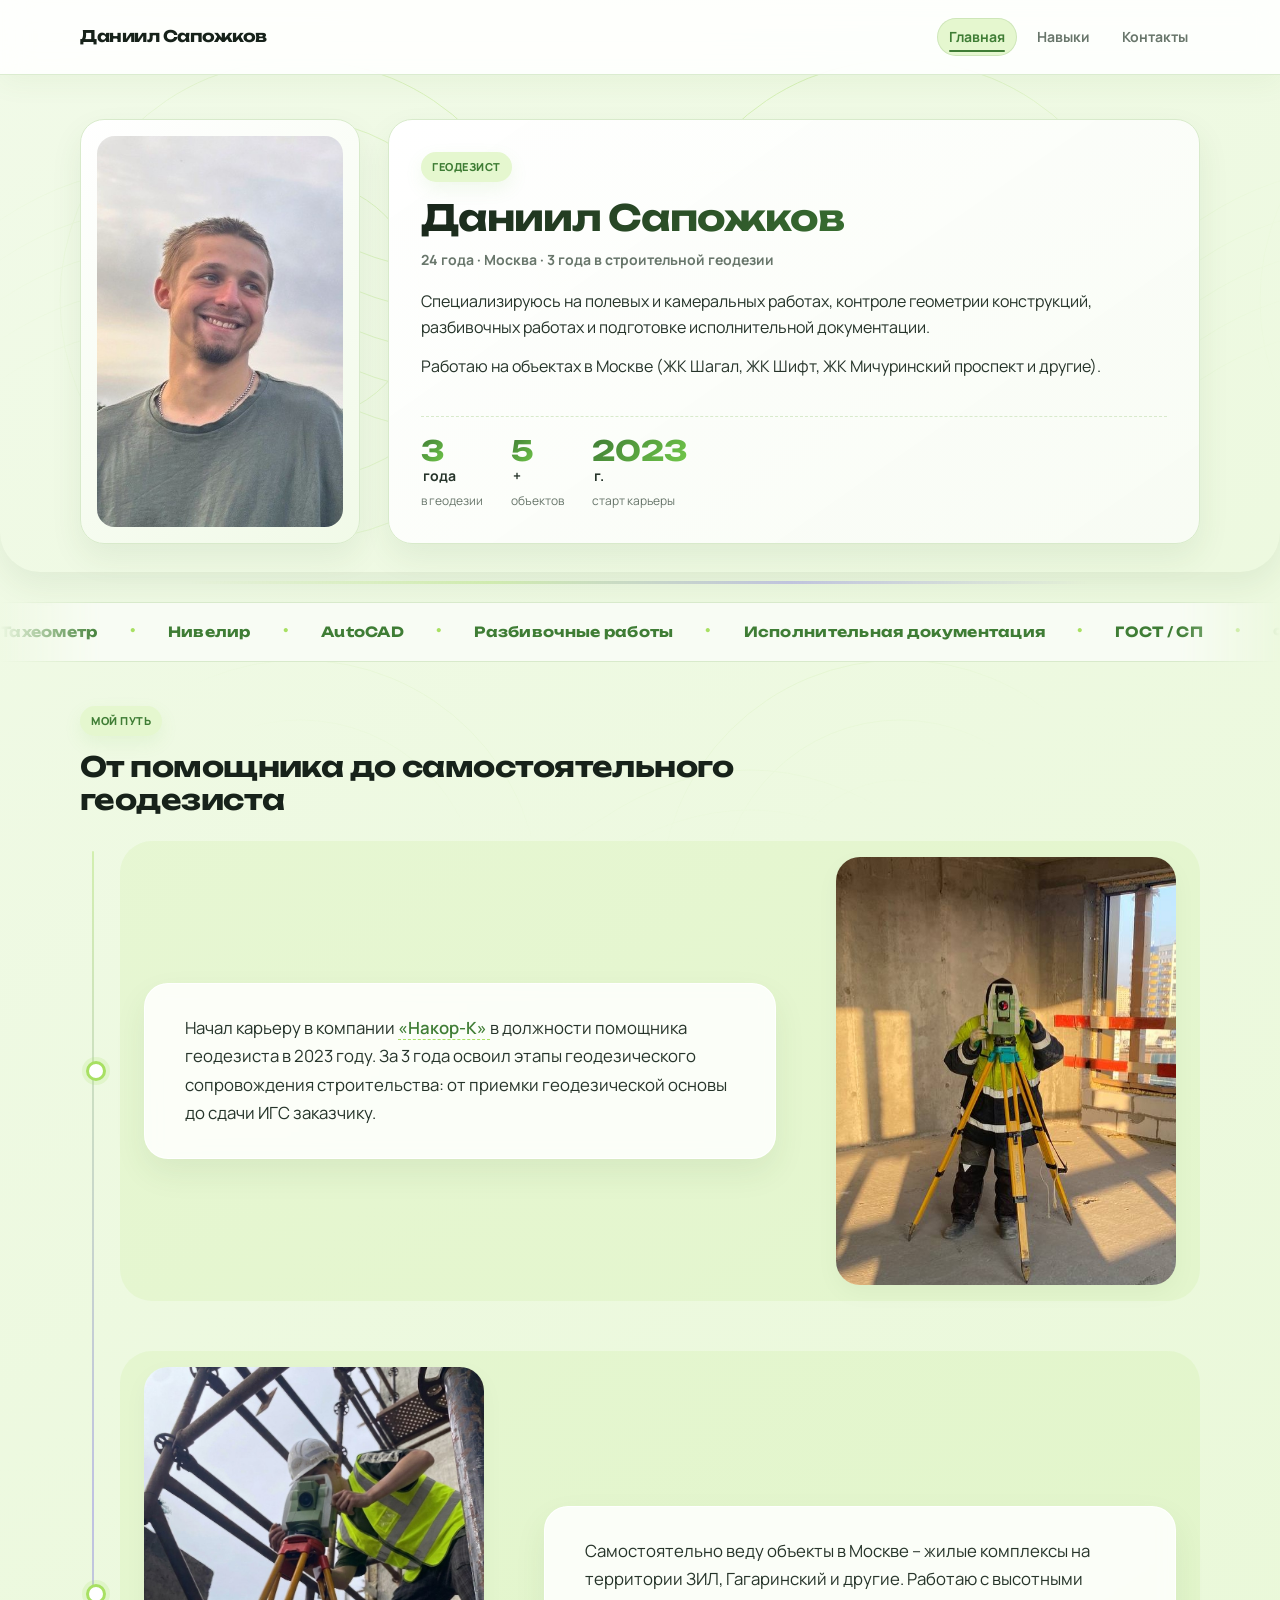
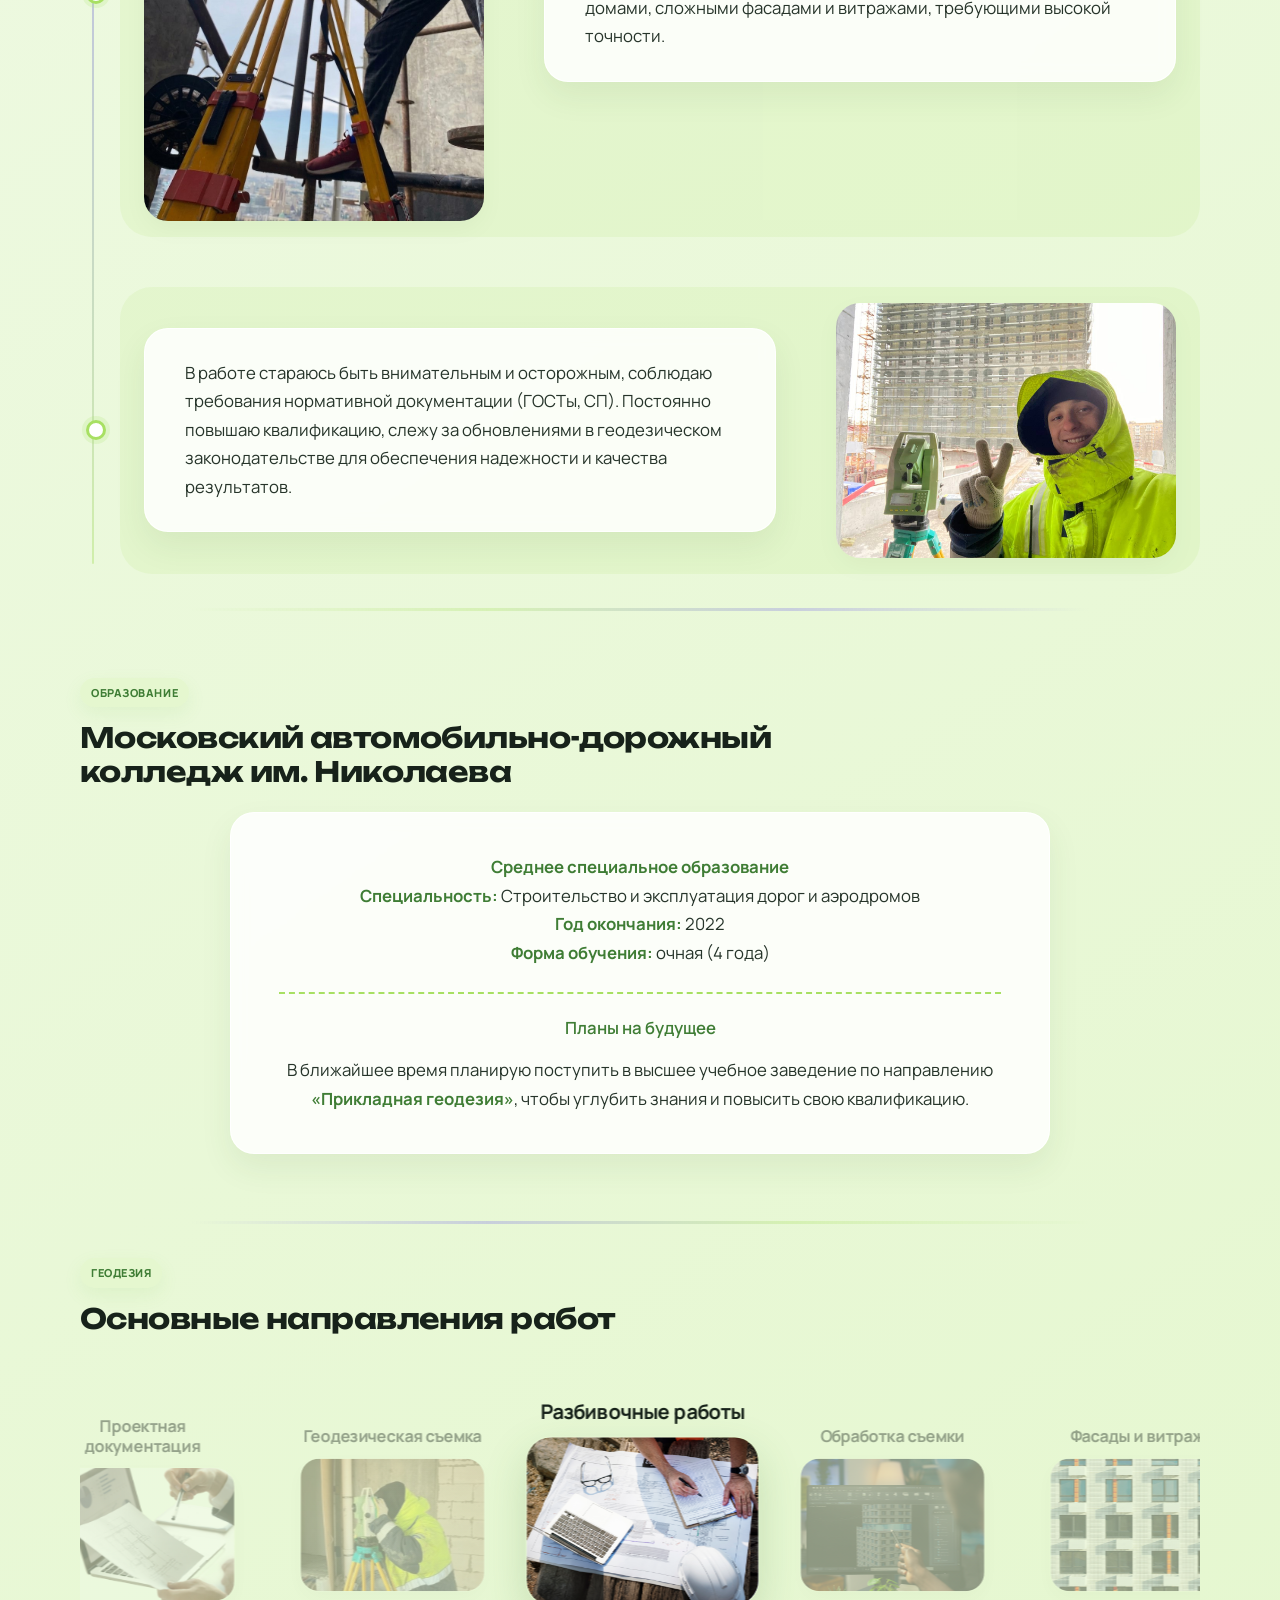
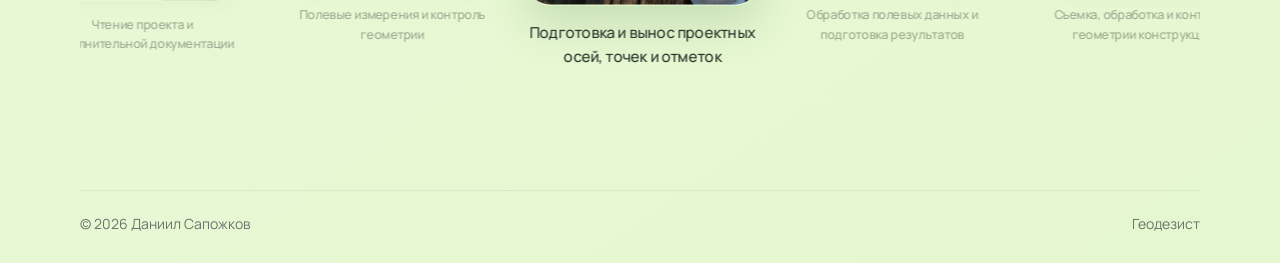
<file: index.html>
<!DOCTYPE html>
<html lang="ru">
<head>
  <meta charset="UTF-8" />
  <meta name="viewport" content="width=device-width, initial-scale=1.0" />
  <title>Даниил Сапожков | Главная</title>
  <meta name="description" content="Профессиональный профиль геодезиста Даниила Сапожкова." />
  
  <style>
    @import url('https://fonts.googleapis.com/css2?family=Manrope:wght@400;500;600;700;800&family=Unbounded:wght@500;600;700&display=swap');

    :root {
      --black: #17221A;
      --text: #26342A;
      --muted: #68766B;
      --white: #FFFFFF;
      --page: #F8FCF5;
      --accent: #A8E063;
      --accent-dark: #3F7D35;
      --accent-soft: #E5F7CF;
      --green-light: #F1FAE8;
      --green-pale: #F8FCF4;
      --green-medium: #72C94A;
      --accent-extra: #7C6FE8;
      --accent-extra-soft: #EEECFF;
      --border: #D8EACB;
      --card: #FFFFFF;
      --shadow: 0 14px 32px rgba(47, 91, 40, 0.08);
      --shadow-hover: 0 18px 42px rgba(47, 91, 40, 0.15);
      --radius-xl: 24px;
      --radius-lg: 18px;
      --radius-md: 14px;
    }

    * { box-sizing: border-box; }
    html { scroll-behavior: smooth; }

    body {
      margin: 0;
      font-family: "Manrope", Arial, sans-serif;
      color: var(--text);
      background: linear-gradient(145deg, var(--green-light), var(--accent-soft));
      line-height: 1.6;
      cursor: url('data:image/svg+xml;utf8,<svg xmlns="http://www.w3.org/2000/svg" width="28" height="28" viewBox="0 0 28 28"><circle cx="14" cy="14" r="8" fill="%23d32f2f" stroke="white" stroke-width="2"/><path d="M14 2 L14 10 M14 18 L14 26 M2 14 L10 14 M18 14 L26 14" stroke="%23d32f2f" stroke-width="3"/><circle cx="14" cy="14" r="3" fill="white"/></svg>') 14 14, auto;
      position: relative;
      isolation: isolate;
    }

    body::before {
      content: "";
      position: fixed;
      inset: 0;
      pointer-events: none;
      z-index: -1;
      opacity: 0.35;
      background-image: url("data:image/svg+xml,%3Csvg%20xmlns='http://www.w3.org/2000/svg'%20width='600'%20height='600'%20viewBox='0%200%20600%20600'%3E%3Cg%20fill='none'%20stroke='%23A8E063'%20stroke-width='1'%3E%3Cpath%20d='M0,300%20Q150,200%20300,300%20T600,300'/%3E%3Cpath%20d='M0,340%20Q150,240%20300,340%20T600,340'/%3E%3Cpath%20d='M0,380%20Q150,280%20300,380%20T600,380'/%3E%3Cpath%20d='M0,260%20Q150,160%20300,260%20T600,260'/%3E%3Cpath%20d='M0,220%20Q150,120%20300,220%20T600,220'/%3E%3Ccircle%20cx='300'%20cy='300'%20r='120'/%3E%3Ccircle%20cx='300'%20cy='300'%20r='180'/%3E%3Ccircle%20cx='300'%20cy='300'%20r='240'/%3E%3C/g%3E%3C/svg%3E");
      background-size: 600px 600px;
      -webkit-mask-image: radial-gradient(circle at 50% 20%, #000 20%, transparent 70%);
      mask-image: radial-gradient(circle at 50% 20%, #000 20%, transparent 70%);
    }

    a { color: inherit; text-decoration: none; }
    p { margin: 0 0 14px; }
    h1, h2, h3, h4 { margin: 0; color: var(--black); line-height: 1.2; }
    h1, h2 { font-family: "Unbounded", "Manrope", Arial, sans-serif; }
    h1 { font-size: clamp(26px, 3vw, 36px); letter-spacing: -0.03em; }
    h2 { font-size: clamp(20px, 2.2vw, 28px); letter-spacing: -0.02em; }
    h3 { font-size: 18px; font-weight: 800; }
    h4 { font-size: 16px; font-weight: 800; }

    .container { width: min(1120px, calc(100% - 40px)); margin: 0 auto; }

    /* ---- Шапка ---- */
    .site-header {
      position: sticky;
      top: 0;
      z-index: 20;
      background: rgba(255, 255, 255, 0.88);
      backdrop-filter: blur(14px);
      border-bottom: 1px solid rgba(216, 234, 203, 0.9);
      box-shadow: 0 8px 28px rgba(82, 143, 57, 0.06);
    }
    .nav { min-height: 74px; display: flex; align-items: center; justify-content: space-between; gap: 24px; }
    .brand { font-family: "Unbounded", "Manrope", Arial, sans-serif; font-size: 16px; font-weight: 700; letter-spacing: -0.03em; color: var(--black); }
    .nav__links { display: flex; align-items: center; gap: 8px; flex-wrap: wrap; }
    .nav__link {
      padding: 8px 12px;
      border-radius: 999px;
      color: var(--muted);
      font-size: 14px;
      font-weight: 700;
      transition: background 0.2s, color 0.2s, transform 0.2s;
    }
    .nav__link:hover { background: var(--accent-soft); color: var(--accent-dark); transform: translateY(-1px); }
    .nav__link.is-active {
      background: var(--accent-soft);
      color: var(--accent-dark);
      box-shadow: inset 0 0 0 1px rgba(63, 125, 53, 0.14);
    }

    /* ---- Общие ---- */
    .eyebrow, .section__kicker, .contact-layout__label {
      display: inline-flex;
      width: fit-content;
      margin: 0 0 14px;
      padding: 6px 11px;
      border-radius: 999px;
      background: var(--accent-soft);
      color: var(--accent-dark);
      font-size: 11px;
      font-weight: 900;
      text-transform: uppercase;
      letter-spacing: 0.05em;
      box-shadow: 0 7px 18px rgba(114, 201, 74, 0.10);
    }
    .section { padding: 44px 0; }
    .section--soft {
      background: linear-gradient(135deg, #E9F9D8 0%, #F7FCF1 48%, #FFFFFF 100%);
      border-top: 1px solid var(--border);
      border-bottom: 1px solid var(--border);
    }
    .section__head { max-width: 820px; margin-bottom: 24px; }
    .section__head--center { text-align: center; margin-left: auto; margin-right: auto; }
    .section__title { margin-bottom: 8px; }
    .lead { max-width: 850px; margin-top: 18px; color: var(--muted); font-size: 16px; }
    .lead--secondary { margin-top: 10px; font-size: 15.5px; }
    .text-block { color: var(--muted); font-size: 15.5px; }
    .text-block p { margin-bottom: 14px; }

    /* ---- Кнопки ---- */
    .button {
      display: inline-flex;
      align-items: center;
      justify-content: center;
      min-height: 44px;
      padding: 10px 17px;
      border-radius: 13px;
      border: 1px solid var(--accent);
      background: linear-gradient(135deg, #B5EB72, #91D653);
      color: #183017;
      font-size: 14px;
      font-weight: 800;
      box-shadow: 0 10px 24px rgba(114, 201, 74, 0.23);
      transition: background 0.2s, border-color 0.2s, transform 0.2s, box-shadow 0.2s;
    }
    .button:hover {
      background: linear-gradient(135deg, #ABE565, #80C846);
      border-color: var(--green-medium);
      transform: translateY(-2px);
      box-shadow: 0 14px 30px rgba(63, 125, 53, 0.23);
    }
    .button--ghost { background: #FFFFFF; color: var(--black); border-color: var(--border); box-shadow: none; }
    .button--ghost:hover { background: var(--green-light); border-color: #C4E1B1; color: var(--accent-dark); box-shadow: 0 8px 20px rgba(63, 125, 53, 0.08); }
    .actions { display: flex; flex-wrap: wrap; gap: 12px; margin-top: 24px; }

    /* ---- Hero ---- */
    .home-intro { padding: 44px 0 28px; background: transparent; border-radius: 0 0 40px 40px; box-shadow: var(--shadow); position: relative; }
    .home-intro::after {
      content: '';
      position: absolute;
      bottom: -12px;
      left: 50%;
      transform: translateX(-50%);
      width: 90%;
      max-width: 900px;
      height: 3px;
      background: linear-gradient(90deg, transparent, var(--accent), var(--accent-extra), transparent);
      border-radius: 4px;
      opacity: 0.35;
    }
    .home-intro__grid { display: grid; grid-template-columns: 280px 1fr; gap: 28px; align-items: stretch; }
    .home-photo-card {
      border: 1px solid var(--border);
      background: var(--white);
      border-radius: var(--radius-xl);
      box-shadow: var(--shadow);
      padding: 16px;
      display: flex;
      align-items: stretch;
      background: linear-gradient(145deg, #FFFFFF, var(--green-light));
      transition: box-shadow 0.25s, transform 0.25s, border-color 0.3s;
    }
    .home-photo-card:hover { box-shadow: var(--shadow-hover); border-color: var(--accent); transform: translateY(-4px); }
    .home-photo-card img {
      display: block;
      width: 100%;
      height: 100%;
      min-height: 320px;
      object-fit: cover;
      border-radius: 18px;
    }
    .home-summary-card {
      padding: 32px;
      border: 1px solid var(--border);
      background: var(--white);
      border-radius: var(--radius-xl);
      box-shadow: var(--shadow);
      display: flex;
      flex-direction: column;
      justify-content: center;
      background: linear-gradient(145deg, rgba(255,255,255,0.98), var(--green-pale));
      transition: box-shadow 0.25s, transform 0.25s;
    }
    .home-summary-card:hover { box-shadow: var(--shadow-hover); transform: translateY(-4px); }
    .home-summary-meta { color: var(--muted); font-size: 14px; font-weight: 700; margin-top: 10px; margin-bottom: 18px; }
    .home-summary-text { max-width: 780px; color: var(--text); font-size: 16px; }

    /* ---- About ---- */
    .about-row {
      display: flex;
      align-items: center;
      gap: 60px;
      background: rgba(168, 224, 99, 0.12);
      border-radius: 32px;
      padding: 16px 24px;
      transition: background 0.3s ease, box-shadow 0.3s ease;
    }
    .about-row:hover { background: rgba(168, 224, 99, 0.22); box-shadow: 0 8px 24px rgba(63, 125, 53, 0.08); }
    .about-grid { display: flex; flex-direction: column; gap: 50px; }
    .about-row--reverse { flex-direction: row-reverse; }
    .about-text-card {
      flex: 1;
      min-width: 280px;
      background: rgba(255, 255, 255, 0.85);
      backdrop-filter: blur(8px);
      padding: 30px 40px;
      border-radius: var(--radius-xl);
      box-shadow: var(--shadow);
      border: 1px solid rgba(255, 255, 255, 0.9);
      transition: all 0.3s;
      font-size: 1.05rem;
      color: var(--text);
      line-height: 1.7;
    }
    .about-text-card:hover { box-shadow: var(--shadow-hover); transform: translateY(-4px); background: rgba(255, 255, 255, 0.95); border-color: var(--accent); }
    .about-text-card p { margin-bottom: 16px; }
    .about-text-card p:last-child { margin-bottom: 0; }
    .about-text-card strong { color: var(--accent-dark); font-weight: 600; }
    .about-image {
      flex: 0 0 340px;
      border-radius: 24px;
      overflow: hidden;
      transition: all 0.3s;
      box-shadow: 0 8px 24px rgba(0,0,0,0.04);
    }
    .about-image:hover { transform: scale(1.02) translateY(-4px); box-shadow: 0 16px 40px rgba(63,125,53,0.15); }
    .about-image img { width: 100%; height: auto; display: block; }

    /* ---- Education ---- */
    .section--education { padding: 60px 0; background: transparent; position: relative; }
    .section--education::before {
      content: '';
      position: absolute;
      top: -10px;
      left: 50%;
      transform: translateX(-50%);
      width: 90%;
      max-width: 900px;
      height: 3px;
      background: linear-gradient(90deg, transparent, var(--accent), var(--accent-extra), transparent);
      border-radius: 4px;
      opacity: 0.3;
    }
    .section--education::after {
      content: '';
      position: absolute;
      bottom: -10px;
      left: 50%;
      transform: translateX(-50%);
      width: 90%;
      max-width: 900px;
      height: 3px;
      background: linear-gradient(90deg, transparent, var(--accent-extra), var(--accent), transparent);
      border-radius: 4px;
      opacity: 0.3;
    }
    .education-card {
      max-width: 820px;
      margin: 0 auto;
      background: rgba(255, 255, 255, 0.85);
      backdrop-filter: blur(8px);
      padding: 40px 48px;
      border-radius: var(--radius-xl);
      box-shadow: var(--shadow);
      border: 1px solid rgba(255, 255, 255, 0.9);
      transition: all 0.3s;
      font-size: 1.05rem;
      color: var(--text);
      line-height: 1.7;
      text-align: center;
      position: relative;
      cursor: help;
    }
    .education-card:hover { box-shadow: var(--shadow-hover); transform: translateY(-4px); border-color: var(--accent); }
    .education-card strong { color: var(--accent-dark); }
    .education-card .tooltip {
      position: absolute;
      bottom: calc(100% + 14px);
      left: 50%;
      transform: translateX(-50%) translateY(6px);
      background: var(--accent-dark);
      color: var(--white);
      padding: 16px 20px;
      border-radius: 12px;
      font-size: 14px;
      line-height: 1.5;
      width: 300px;
      max-width: 90vw;
      box-shadow: 0 8px 30px rgba(0,0,0,0.15);
      z-index: 10;
      text-align: left;
      opacity: 0;
      visibility: hidden;
      transition: opacity 0.25s ease, transform 0.25s ease, visibility 0.25s;
      pointer-events: none;
    }
    .education-card .tooltip::after {
      content: '';
      position: absolute;
      top: 100%;
      left: 50%;
      transform: translateX(-50%);
      border: 8px solid transparent;
      border-top-color: var(--accent-dark);
    }
    .education-card .tooltip.active { opacity: 1; visibility: visible; transform: translateX(-50%) translateY(0); }
    @media (max-width: 480px) {
      .education-card .tooltip { width: 260px; left: 50%; transform: translateX(-50%) translateY(6px); padding: 14px 16px; font-size: 13px; }
      .education-card .tooltip.active { transform: translateX(-50%) translateY(0); }
    }

    /* ---- Карусель ---- */
    .section--skills-slider::before {
      content: '';
      position: absolute;
      top: -10px;
      left: 50%;
      transform: translateX(-50%);
      width: 90%;
      max-width: 900px;
      height: 3px;
      background: linear-gradient(90deg, transparent, var(--accent), var(--accent-extra), transparent);
      border-radius: 4px;
      opacity: 0.3;
    }
    .carousel-wrapper { position: relative; overflow: hidden; margin-top: 30px; padding: 30px 0; }
    .carousel-track { display: flex; gap: 30px; transition: transform 0.1s linear; will-change: transform; align-items: center; padding: 0 20px; }
    .carousel-slide {
      flex: 0 0 220px;
      display: flex;
      flex-direction: column;
      align-items: center;
      text-align: center;
      transition: all 0.4s cubic-bezier(0.25, 0.46, 0.45, 0.94);
      opacity: 0.4;
      transform: scale(0.85);
      filter: blur(0.5px);
      position: relative;
    }
    .carousel-slide.active { opacity: 1; transform: scale(1.05); filter: blur(0); z-index: 2; }
    .carousel-slide h3 { font-size: 1.2rem; font-weight: 700; margin-bottom: 12px; color: var(--black); letter-spacing: -0.02em; }
    .carousel-slide__card {
      width: 100%;
      height: 160px;
      border-radius: 24px;
      overflow: hidden;
      position: relative;
      background: var(--green-light);
      box-shadow: 0 8px 24px rgba(0,0,0,0.06);
      border: 2px solid transparent;
      background-clip: padding-box;
      transition: all 0.4s ease;
    }
    .carousel-slide__card::before {
      content: '';
      position: absolute;
      inset: -2px;
      border-radius: 26px;
      padding: 2px;
      background: linear-gradient(135deg, transparent 30%, var(--accent), var(--accent-extra));
      -webkit-mask: linear-gradient(#fff 0 0) content-box, linear-gradient(#fff 0 0);
      mask: linear-gradient(#fff 0 0) content-box, linear-gradient(#fff 0 0);
      -webkit-mask-composite: xor;
      mask-composite: exclude;
      opacity: 0;
      transition: opacity 0.4s;
      pointer-events: none;
    }
    .carousel-slide.active .carousel-slide__card::before { opacity: 1; }
    .carousel-slide.active .carousel-slide__card { box-shadow: 0 16px 40px rgba(63,125,53,0.20); transform: scale(1.02); }
    .carousel-slide__card img { width: 100%; height: 100%; object-fit: cover; display: block; transition: transform 0.6s; }
    .carousel-slide.active .carousel-slide__card img { transform: scale(1.04); }
    .carousel-slide p { font-size: 0.9rem; margin-top: 14px; color: var(--text); font-weight: 500; letter-spacing: -0.01em; }
    .carousel-slide.active:hover .carousel-slide__card { box-shadow: 0 20px 48px rgba(63,125,53,0.25); }

    /* ---- Footer ---- */
    .footer { padding: 28px 0; color: var(--muted); }
    .footer__inner {
      display: flex;
      justify-content: space-between;
      gap: 16px;
      border-top: 1px solid var(--border);
      padding-top: 22px;
      font-size: 14px;
    }

    /* ---- Адаптив ---- */
    @media (max-width: 980px) {
      .home-intro__grid { grid-template-columns: 1fr; text-align: center; }
      .home-photo-card { max-width: 340px; margin: 0 auto; }
      .home-photo-card img { min-height: 360px; }
    }
    @media (max-width: 768px) {
      .home-photo-card { max-width: 260px; }
      .home-photo-card img { min-height: 300px; }
      .home-summary-card { padding: 24px 20px; }
      .home-summary-card h1 { font-size: 2.2rem; }
      .section__title { font-size: 1.8rem; }
      .about-row { flex-direction: column !important; gap: 30px; }
      .about-image { flex: 0 0 auto; width: 100%; max-width: 400px; }
      .about-text-card { padding: 24px 20px; }
      .education-card { padding: 24px 20px; }
      .carousel-slide { flex: 0 0 160px; }
      .carousel-slide__card { height: 120px; }
      .carousel-slide h3 { font-size: 1rem; }
      .carousel-slide p { font-size: 0.8rem; }
      .home-intro::after, .section--about::after, .section--education::before, .section--education::after, .section--skills-slider::before { width: 90%; }
      .footer__inner { flex-direction: column; }
    }

    /* =========================
       ПРОГРЕСС-БАР
       ========================= */
    .scroll-progress {
      position: fixed;
      top: 0;
      left: 0;
      height: 3px;
      width: 0%;
      background: linear-gradient(90deg, var(--accent), var(--green-medium), var(--accent-extra));
      z-index: 999;
      transition: width 0.1s ease-out;
      box-shadow: 0 0 12px rgba(168, 224, 99, 0.6);
      pointer-events: none;
    }

    /* =========================
       ДЕКОР-ПАКЕТ
       ========================= */

    /* 1. Градиентный h1 */
    .home-summary-card h1 {
      background: linear-gradient(135deg, var(--black) 0%, var(--accent-dark) 70%, var(--green-medium) 100%);
      -webkit-background-clip: text;
      background-clip: text;
      -webkit-text-fill-color: transparent;
    }

    /* 2. Кастомный скроллбар */
    ::-webkit-scrollbar { width: 10px; height: 10px; }
    ::-webkit-scrollbar-track { background: var(--green-pale); }
    ::-webkit-scrollbar-thumb {
      background: linear-gradient(180deg, var(--accent), var(--accent-dark));
      border-radius: 10px;
      border: 2px solid var(--green-pale);
    }
    ::-webkit-scrollbar-thumb:hover { background: var(--accent-dark); }
    html { scrollbar-color: var(--accent) var(--green-pale); scrollbar-width: thin; }

    /* 3. Подчёркивание в меню */
    .nav__link { position: relative; }
    .nav__link::after {
      content: "";
      position: absolute;
      left: 12px; right: 12px; bottom: 4px;
      height: 2px;
      background: linear-gradient(90deg, var(--accent), var(--accent-extra));
      border-radius: 2px;
      transform: scaleX(0);
      transform-origin: left;
      transition: transform 0.3s ease;
    }
    .nav__link:hover::after { transform: scaleX(1); }
    .nav__link.is-active::after { transform: scaleX(1); background: var(--accent-dark); }

    /* 4. Таймлайн */
    .about-grid { position: relative; padding-left: 40px; }
    .about-grid::before {
      content: "";
      position: absolute;
      left: 12px; top: 10px; bottom: 10px;
      width: 2px;
      background: linear-gradient(to bottom, var(--accent), var(--accent-extra), var(--accent));
      border-radius: 2px;
      opacity: 0.4;
    }
    .about-row { position: relative; }
    .about-row::before {
      content: "";
      position: absolute;
      left: -34px; top: 50%;
      transform: translateY(-50%);
      width: 14px; height: 14px;
      border-radius: 50%;
      background: var(--white);
      border: 3px solid var(--accent);
      box-shadow: 0 0 0 4px rgba(168, 224, 99, 0.18);
      z-index: 2;
    }

    /* 5. Счётчики */
    .stats-row {
      display: flex;
      gap: 28px;
      flex-wrap: wrap;
      margin-top: 22px;
      padding-top: 20px;
      border-top: 1px dashed var(--border);
    }
    .stat { display: flex; flex-direction: column; align-items: flex-start; }
    .stat__num {
      font-family: "Unbounded", sans-serif;
      font-size: 28px;
      font-weight: 700;
      line-height: 1;
      background: linear-gradient(135deg, var(--accent-dark), var(--green-medium));
      -webkit-background-clip: text;
      background-clip: text;
      -webkit-text-fill-color: transparent;
    }
    .stat__suffix { font-size: 14px; font-weight: 700; color: var(--text); margin-left: 2px; }
    .stat__label  { font-size: 12px; color: var(--muted); margin-top: 4px; }

    /* 6. Маркиз-лента */
    .marquee {
      overflow: hidden;
      padding: 18px 0;
      background: var(--green-pale);
      border-top: 1px solid var(--border);
      border-bottom: 1px solid var(--border);
      margin-top: 30px;
      -webkit-mask-image: linear-gradient(90deg, transparent, #000 8%, #000 92%, transparent);
      mask-image: linear-gradient(90deg, transparent, #000 8%, #000 92%, transparent);
    }
    .marquee__track {
      display: flex;
      gap: 32px;
      white-space: nowrap;
      animation: marquee 40s linear infinite;
      font-family: "Unbounded", sans-serif;
      font-size: 14px;
      font-weight: 700;
      color: var(--accent-dark);
      letter-spacing: 0.02em;
      width: max-content;
    }
    .marquee__track span:nth-child(2n) { color: var(--accent); font-size: 18px; line-height: 1; }
    @keyframes marquee {
      from { transform: translateX(0); }
      to { transform: translateX(-50%); }
    }

    /* 7. Reveal */
    .reveal { opacity: 0; transform: translateY(20px); transition: opacity 0.7s ease, transform 0.7s ease; }
    .reveal.is-visible { opacity: 1; transform: translateY(0); }

    @media (max-width: 980px) {
      .about-grid { padding-left: 30px; }
      .about-row::before { left: -24px; }
    }
    @media (max-width: 768px) {
      .about-grid { padding-left: 20px; }
      .about-row::before { left: -14px; width: 12px; height: 12px; }
      .stats-row { gap: 18px; }
      .stat__num { font-size: 24px; }
      .marquee__track { font-size: 12px; gap: 24px; }
    }
  </style>
</head>
<body>

  <div class="scroll-progress" aria-hidden="true"></div>

  <header class="site-header">
    <div class="container nav">
      <a class="brand" href="index.html">Даниил Сапожков</a>
      <nav class="nav__links">
        <a class="nav__link is-active" href="index.html">Главная</a>
        <a class="nav__link" href="skills.html">Навыки</a>
        <a class="nav__link" href="contact.html">Контакты</a>
      </nav>
    </div>
  </header>

  <main>
    <section class="home-intro">
      <div class="container home-intro__grid">
        <div class="home-photo-card">
          <img src="images/ph2.jpg" alt="Даниил Сапожков">
        </div>
        <div class="home-summary-card">
          <span class="eyebrow">Геодезист</span>
          <h1>Даниил Сапожков</h1>
          <p class="home-summary-meta">24 года · Москва · 3 года в строительной геодезии</p>
          <p class="home-summary-text">
            Специализируюсь на полевых и камеральных работах, контроле геометрии конструкций,
            разбивочных работах и подготовке исполнительной документации.
          </p>
          <p class="home-summary-text">
            Работаю на объектах в Москве (ЖК Шагал, ЖК Шифт, ЖК Мичуринский проспект и другие).
          </p>
        </div>
      </div>
    </section>

    <!-- МАРКИЗ-ЛЕНТА -->
    <div class="marquee" aria-hidden="true">
      <div class="marquee__track">
        <span>Тахеометр</span><span>·</span>
        <span>Нивелир</span><span>·</span>
        <span>AutoCAD</span><span>·</span>
        <span>Разбивочные работы</span><span>·</span>
        <span>Исполнительная документация</span><span>·</span>
        <span>ГОСТ / СП</span><span>·</span>
        <span>Фасады и витражи</span><span>·</span>
        <span>Геодезическая съёмка</span><span>·</span>
        <span>Тахеометр</span><span>·</span>
        <span>Нивелир</span><span>·</span>
        <span>AutoCAD</span><span>·</span>
        <span>Разбивочные работы</span><span>·</span>
        <span>Исполнительная документация</span><span>·</span>
        <span>ГОСТ / СП</span><span>·</span>
        <span>Фасады и витражи</span><span>·</span>
        <span>Геодезическая съёмка</span><span>·</span>
      </div>
    </div>

    <section class="section section--about">
      <div class="container">
        <div class="section__head">
          <span class="section__kicker">Мой путь</span>
          <h2 class="section__title">От помощника до самостоятельного геодезиста</h2>
        </div>
        <div class="about-grid">

          <div class="about-row">
            <div class="about-text-card">
              <p>
                Начал карьеру в компании 
                <a href="https://nakor.ru/" target="_blank" style="color: inherit; text-decoration: none; border-bottom: 1px dashed var(--accent);">
                  <strong>«Накор‑К»</strong>
                </a> 
                в должности помощника геодезиста в 2023 году.
                За 3 года освоил этапы геодезического сопровождения строительства: от приемки геодезической основы
                до сдачи ИГС заказчику.
              </p>
            </div>
            <div class="about-image">
              <img src="images/winter.jpg" alt="На объекте зимой">
            </div>
          </div>

          <div class="about-row">
            <div class="about-image">
              <img src="images/high.jpg" alt="Работа на объекте">
            </div>
            <div class="about-text-card">
              <p>
                Самостоятельно веду объекты в Москве – жилые комплексы на территории ЗИЛ, Гагаринский и другие.
                Работаю с высотными домами, сложными фасадами и витражами, требующими высокой точности.
              </p>
            </div>
          </div>

          <div class="about-row">
            <div class="about-text-card">
              <p>
                В работе стараюсь быть внимательным и осторожным, соблюдаю требования нормативной документации
                (ГОСТы, СП). Постоянно повышаю квалификацию, слежу за обновлениями в геодезическом законодательстве для обеспечения надежности и качества результатов.
              </p>
            </div>
            <div class="about-image">
              <img src="images/mee.jpg" alt="Повышение квалификации">
            </div>
          </div>

        </div>
      </div>
    </section>

    <section class="section section--education">
      <div class="container">
        <div class="section__head">
          <span class="section__kicker">Образование</span>
          <h2 class="section__title">Московский автомобильно-дорожный колледж им. Николаева</h2>
        </div>
        <div class="education-card" id="educationCard">
          <div class="tooltip" id="educationTooltip">
            Во время обучения изучал основы геодезии. 
            Мне показалось это интересным, и поработав немного в дорожной сфере, я решил углубиться в геодезию. 
          </div> 

          <p>
            <strong>Среднее специальное образование</strong><br />
            <strong>Специальность:</strong> Строительство и эксплуатация дорог и аэродромов<br />
            <strong>Год окончания:</strong> 2022<br />
            <strong>Форма обучения:</strong> очная (4 года)
          </p>

          <div style="margin-top: 24px; padding-top: 20px; border-top: 2px dashed var(--accent);">
            <p style="font-weight: 600; color: var(--accent-dark);">Планы на будущее</p>
            <p style="margin-bottom: 0;">
              В ближайшее время планирую поступить в высшее учебное заведение по направлению 
              <strong>«Прикладная геодезия»</strong>, 
              чтобы углубить знания и повысить свою квалификацию.
            </p>
          </div>
        </div>
      </div>
    </section>

    <section class="section section--skills-slider">
      <div class="container">
        <div class="section__head">
          <span class="section__kicker">Геодезия</span>
          <h2 class="section__title">Основные направления работ</h2>
        </div>

        <div class="carousel-wrapper">
          <div class="carousel-track" id="carouselTrack">
            <div class="carousel-slide" data-index="0">
              <h3>Проектная документация</h3>
              <div class="carousel-slide__card"><img src="images/project_docs.png" alt="Проектная документация"></div>
              <p>Чтение проекта и исполнительной документации</p>
            </div>
            <div class="carousel-slide" data-index="2">
              <h3>Геодезическая съемка</h3>
              <div class="carousel-slide__card"><img src="images/winter2.jpg" alt="Геодезическая съемка"></div>
              <p>Полевые измерения и контроль геометрии</p>
            </div>
            <div class="carousel-slide" data-index="1">
              <h3>Разбивочные работы</h3>
              <div class="carousel-slide__card"><img src="images/razbiv.jpg" alt="Разбивочные работы"></div>
              <p>Подготовка и вынос проектных осей, точек и отметок</p>
            </div>
            <div class="carousel-slide" data-index="3">
              <h3>Обработка съемки</h3>
              <div class="carousel-slide__card"><img src="images/chertezh.jpg" alt="Обработка съемки"></div>
              <p>Обработка полевых данных и подготовка результатов</p>
            </div>
            <div class="carousel-slide" data-index="4">
              <h3>Фасады и витражи</h3>
              <div class="carousel-slide__card"><img src="images/pik.jpg" alt="Фасады и витражи"></div>
              <p>Съемка, обработка и контроль геометрии конструкций</p>
            </div>
            <div class="carousel-slide" data-index="5">
              <h3>AutoCAD</h3>
              <div class="carousel-slide__card"><img src="images/autocad.png" alt="AutoCAD"></div>
              <p>Построение, корректировка и оформление чертежей</p>
            </div>
            <div class="carousel-slide" data-index="0">
              <h3>Проектная документация</h3>
              <div class="carousel-slide__card"><img src="images/project_docs.png" alt="Проектная документация"></div>
              <p>Чтение проекта и исполнительной документации</p>
            </div>
            <div class="carousel-slide" data-index="1">
              <h3>Разбивочные работы</h3>
              <div class="carousel-slide__card"><img src="images/razbiv.jpg" alt="Разбивочные работы"></div>
              <p>Подготовка и вынос проектных осей, точек и отметок</p>
            </div>
            <div class="carousel-slide" data-index="2">
              <h3>Геодезическая съемка</h3>
              <div class="carousel-slide__card"><img src="images/winter2.jpg" alt="Геодезическая съемка"></div>
              <p>Полевые измерения и контроль геометрии</p>
            </div>
            <div class="carousel-slide" data-index="3">
              <h3>Обработка съемки</h3>
              <div class="carousel-slide__card"><img src="images/chertezh.jpg" alt="Обработка съемки"></div>
              <p>Обработка полевых данных и подготовка результатов</p>
            </div>
            <div class="carousel-slide" data-index="4">
              <h3>Фасады и витражи</h3>
              <div class="carousel-slide__card"><img src="images/pik.jpg" alt="Фасады и витражи"></div>
              <p>Съемка, обработка и контроль геометрии конструкций</p>
            </div>
            <div class="carousel-slide" data-index="5">
              <h3>AutoCAD</h3>
              <div class="carousel-slide__card"><img src="images/autocad.png" alt="AutoCAD"></div>
              <p>Построение, корректировка и оформление чертежей</p>
            </div>
          </div>
        </div>
      </div>
    </section>
  </main>

  <footer class="footer">
    <div class="container footer__inner">
      <span>© 2026 Даниил Сапожков</span>
      <span>Геодезист</span>
    </div>
  </footer>

  <script>
    // ----- 1. Карусель -----
    (function() {
      const track = document.getElementById('carouselTrack');
      if (!track) return;
      const slides = track.querySelectorAll('.carousel-slide');
      if (slides.length === 0) return;

      const wrapper = track.closest('.carousel-wrapper');
      const wrapperWidth = wrapper.offsetWidth;
      const slideWidth = slides[0].offsetWidth + 30;
      const totalSlides = slides.length;
      let currentOffset = 0;
      let speed = 1.5;
      let isPaused = false;

      function updateActiveSlide() {
        const center = wrapperWidth / 2;
        slides.forEach((slide) => {
          const rect = slide.getBoundingClientRect();
          const slideCenter = rect.left + rect.width / 2;
          const distance = Math.abs(slideCenter - center);
          slide.classList.remove('active');
          if (distance < 150) slide.classList.add('active');
        });
      }

      function animate() {
        if (!isPaused) {
          currentOffset -= speed;
          if (Math.abs(currentOffset) >= (totalSlides / 2) * slideWidth) currentOffset = 0;
          track.style.transform = `translateX(${currentOffset}px)`;
          updateActiveSlide();
        }
        requestAnimationFrame(animate);
      }

      wrapper.addEventListener('mouseenter', () => { isPaused = true; });
      wrapper.addEventListener('mouseleave', () => { isPaused = false; });
      animate();
      setTimeout(updateActiveSlide, 50);
    })();

    // ----- 2. Тултип -----
    (function() {
      const card = document.getElementById('educationCard');
      const tooltip = document.getElementById('educationTooltip');
      if (!card || !tooltip) return;
      const hasHover = window.matchMedia('(hover: hover)').matches;

      if (hasHover) {
        card.addEventListener('mouseenter', () => tooltip.classList.add('active'));
        card.addEventListener('mouseleave', () => tooltip.classList.remove('active'));
      } else {
        card.addEventListener('click', (e) => {
          e.stopPropagation();
          tooltip.classList.toggle('active');
        });
        document.addEventListener('click', (e) => {
          if (!card.contains(e.target)) tooltip.classList.remove('active');
        });
      }
    })();

    // ----- 3. Прогресс-бар -----
    (function() {
      const bar = document.querySelector('.scroll-progress');
      if (!bar) return;
      function updateProgress() {
        const h = document.documentElement;
        const scrollTop = h.scrollTop || document.body.scrollTop;
        const scrollHeight = h.scrollHeight - h.clientHeight;
        const percent = scrollHeight > 0 ? (scrollTop / scrollHeight) * 100 : 0;
        bar.style.width = percent + '%';
      }
      window.addEventListener('scroll', updateProgress, { passive: true });
      window.addEventListener('resize', updateProgress);
      updateProgress();
    })();

    // ----- 4. Счётчики (2023 / 5+) -----
    (function() {
      const card = document.querySelector('.home-summary-card');
      if (!card || document.querySelector('.stats-row')) return;

      const stats = document.createElement('div');
      stats.className = 'stats-row';
      stats.innerHTML = `
        <div class="stat"><span class="stat__num" data-count="3">0</span><span class="stat__suffix">года</span><span class="stat__label">в геодезии</span></div>
        <div class="stat"><span class="stat__num" data-count="5">0</span><span class="stat__suffix">+</span><span class="stat__label">объектов</span></div>
        <div class="stat"><span class="stat__num">2023</span><span class="stat__suffix">г.</span><span class="stat__label">старт карьеры</span></div>
      `;
      card.appendChild(stats);

      const counters = stats.querySelectorAll('.stat__num[data-count]');
      const animate = (el) => {
        const target = +el.dataset.count;
        const start = performance.now();
        const step = (now) => {
          const t = Math.min((now - start) / 1200, 1);
          el.textContent = Math.round(target * (1 - Math.pow(1 - t, 3)));
          if (t < 1) requestAnimationFrame(step);
        };
        requestAnimationFrame(step);
      };

      const obs = new IntersectionObserver((entries) => {
        entries.forEach(e => {
          if (e.isIntersecting) {
            counters.forEach(animate);
            obs.disconnect();
          }
        });
      }, { threshold: 0.3 });
      obs.observe(stats);
    })();

    // ----- 5. Reveal-анимация -----
    (function() {
      const items = document.querySelectorAll('.about-row, .education-card');
      items.forEach(item => item.classList.add('reveal'));

      const obs = new IntersectionObserver((entries) => {
        entries.forEach(e => {
          if (e.isIntersecting) {
            e.target.classList.add('is-visible');
            obs.unobserve(e.target);
          }
        });
      }, { threshold: 0.12, rootMargin: '0px 0px -40px 0px' });

      items.forEach(item => obs.observe(item));
    })();
  </script>
</body>
</html>
</file>
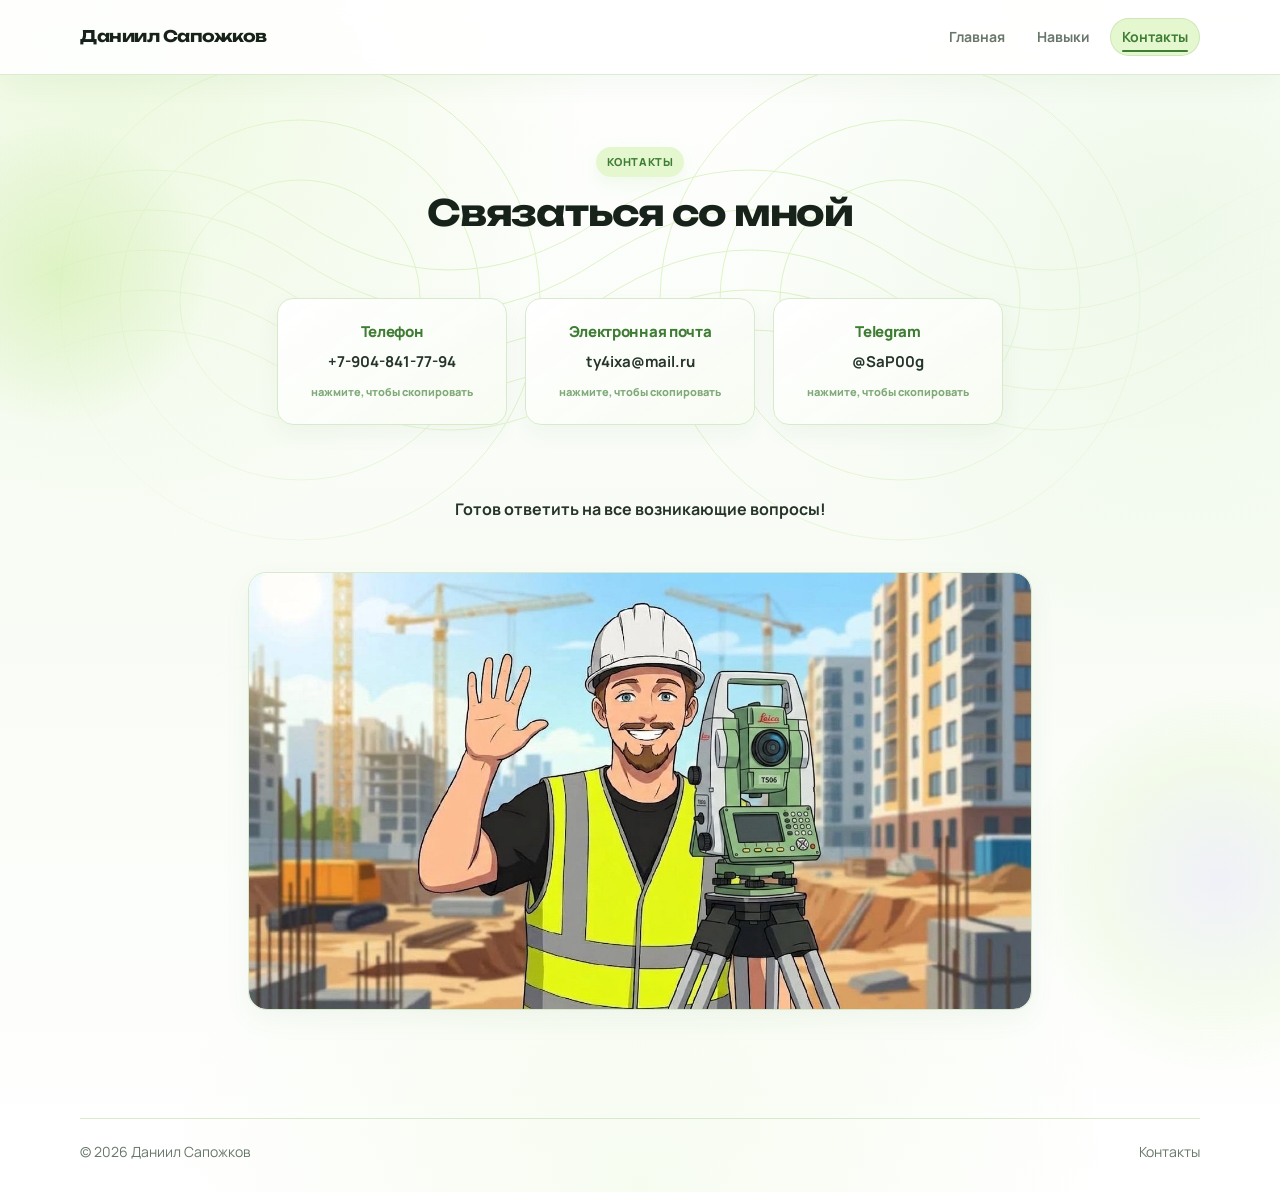
<file: contact.html>
<!DOCTYPE html>
<html lang="ru">
<head>
  <meta charset="UTF-8">
  <meta name="viewport" content="width=device-width, initial-scale=1.0">
  <title>Контакты | Даниил Сапожков</title>
  <meta name="description" content="Контакты Даниила Сапожкова: телефон, электронная почта и Telegram.">
  <link rel="stylesheet" href="css/main.css">
</head>

<body>
  <header class="site-header">
    <div class="container nav">
      <a class="brand" href="index.html">Даниил Сапожков</a>

      <nav class="nav__links" aria-label="Основная навигация">
        <a class="nav__link" href="index.html">Главная</a>
        <a class="nav__link" href="skills.html">Навыки</a>
        <a class="nav__link" href="contact.html">Контакты</a>
      </nav>
    </div>
  </header>

  <main class="contact-page">
    <section class="contact-layout">
      <div class="container contact-layout__inner">
        <p class="contact-layout__label">Контакты</p>
        <h1 class="contact-layout__title">Связаться со мной</h1>

        <div class="contact-boxes">
          <article class="contact-box">
            <h2>Телефон</h2>
            <p>+7-904-841-77-94</p>
          </article>

          <article class="contact-box">
            <h2>Электронная почта</h2>
            <p>ty4ixa@mail.ru</p>
          </article>

          <article class="contact-box">
            <h2>Telegram</h2>
            <p>@SaP00g</p>
          </article>
        </div>
         <p class="contact-layout__note">
          Готов ответить на все возникающие вопросы! 
        </p>
        <br>
  <article class="image-card image-card--small">
            <img src="images/tc06.jpg" alt="Фото с прибором">
          </article>
        
      </div>
    </section>
  </main>

  <footer class="footer">
    <div class="container footer__inner">
      <span>© <span data-current-year></span> Даниил Сапожков</span>
      <span>Контакты</span>
    </div>
  </footer>

  <script src="scripts/main.js"></script>
</body>
</html>
</file>
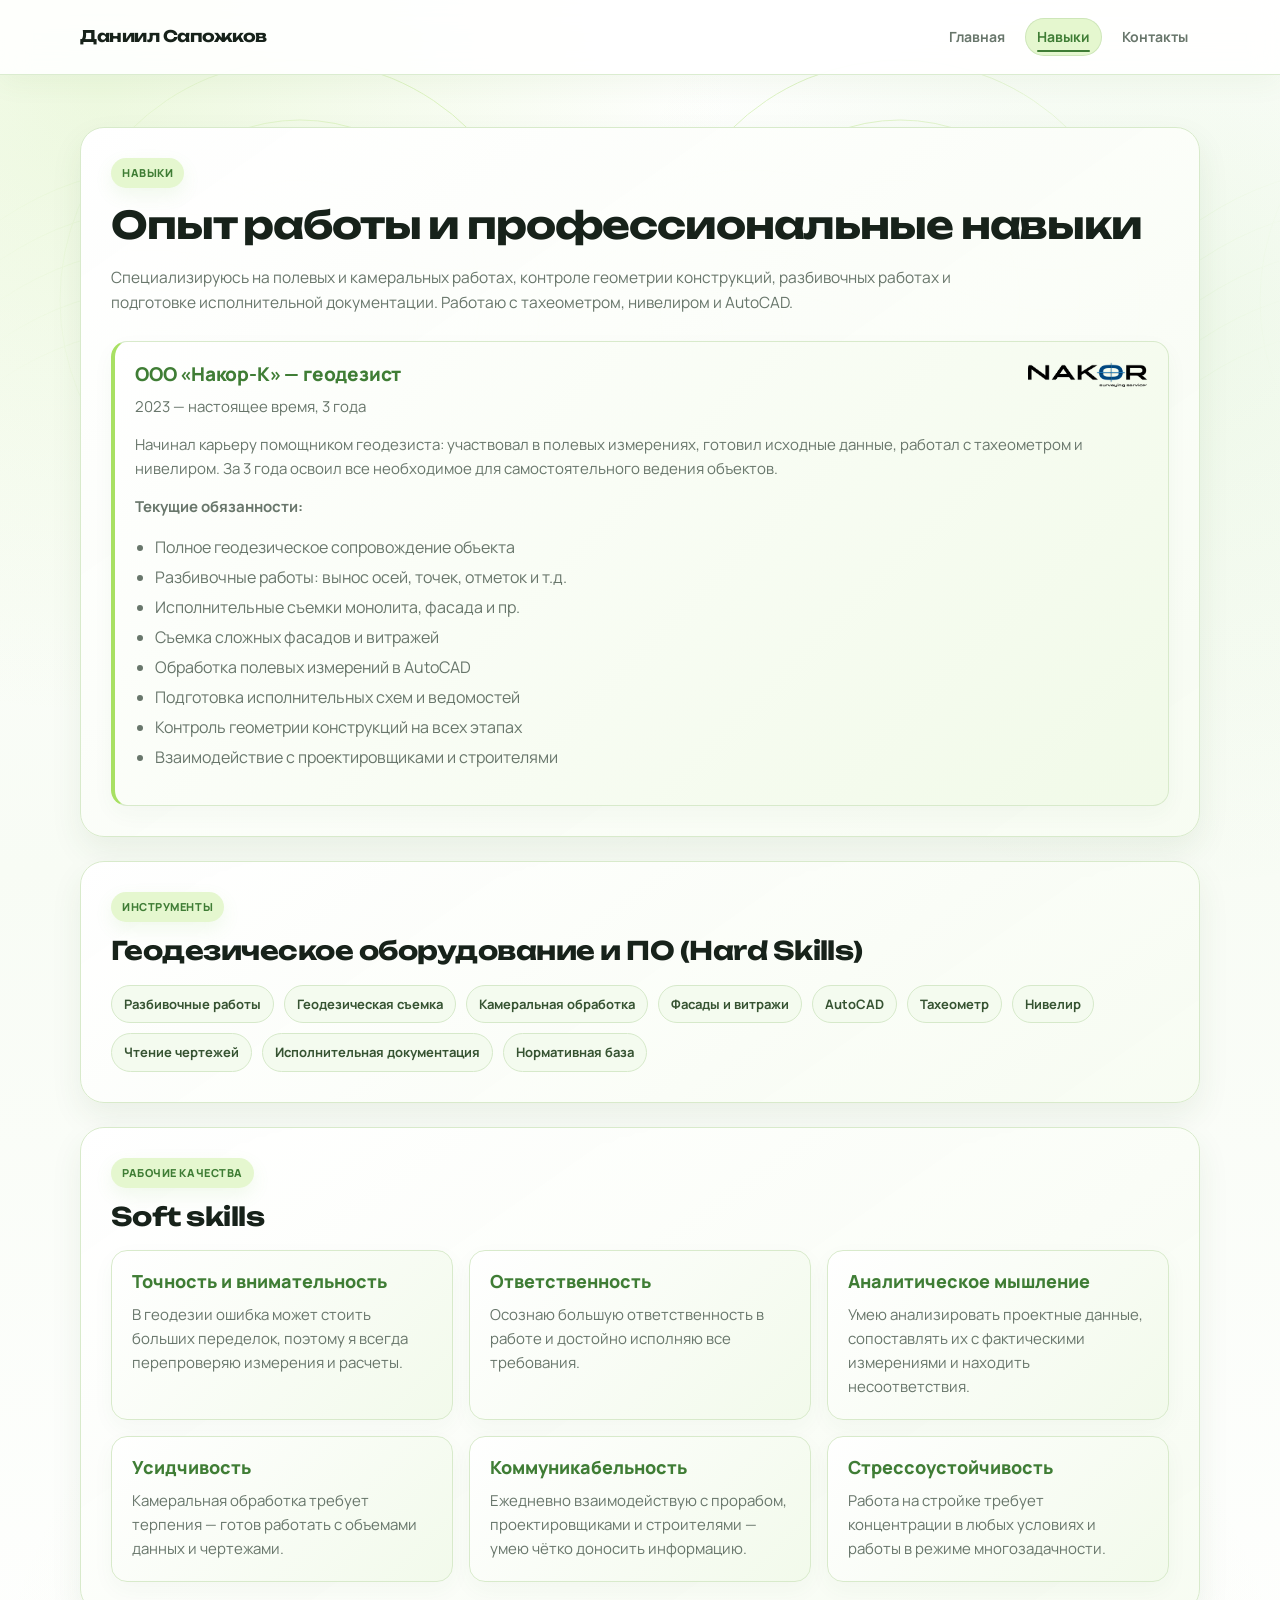
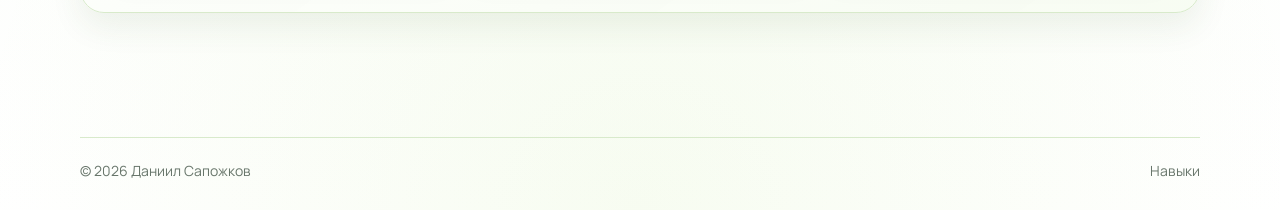
<file: skills.html>
<!DOCTYPE html>
<html lang="ru">
<head>
  <meta charset="UTF-8">
  <meta name="viewport" content="width=device-width, initial-scale=1.0">
  <title>Навыки | Даниил Сапожков</title>
  <meta name="description" content="Навыки и опыт работы геодезиста Даниила Сапожкова.">
  <link rel="stylesheet" href="css/main.css">

  <style>
    /* ============================================================
       ДОПОЛНИТЕЛЬНЫЕ СТИЛИ ДЛЯ СТРАНИЦЫ НАВЫКОВ
       ============================================================ */

    .tag {
      cursor: pointer;
      transition: all 0.2s ease;
      user-select: none;
    }
    .tag:hover {
      transform: translateY(-3px);
      box-shadow: 0 6px 16px rgba(168, 224, 99, 0.30);
    }
    .tag:active {
      transform: scale(0.93);
    }

    .experience-item ul li {
      margin-bottom: 6px;
      line-height: 1.5;
    }

    /* ----- Логотип компании в карточке опыта ----- */
    .experience-item__header {
      display: flex;
      align-items: center;
      justify-content: space-between;
      gap: 16px;
      flex-wrap: wrap;
      margin-bottom: 8px;
    }
    .experience-item__header h2 {
      margin: 0;
      flex: 1;
    }
    .company-logo {
      width: 120px;
      height: auto;
      max-height: 100px;
      object-fit: contain;
      border-radius: 6px;
      flex-shrink: 0;
    }

    /* ============================================================
       УВЕДОМЛЕНИЕ-ЧАТ
       ============================================================ */
    .chat-notification {
      position: fixed;
      bottom: 30px;
      right: 30px;
      width: 340px;
      max-width: calc(100% - 40px);
      background: var(--white);
      border-radius: 20px;
      box-shadow: 0 14px 44px rgba(0, 0, 0, 0.10);
      border: 1px solid var(--border);
      z-index: 1000;
      opacity: 0;
      transform: translateY(30px) scale(0.95);
      transition: all 0.45s cubic-bezier(0.34, 1.56, 0.64, 1);
      pointer-events: none;
      font-family: "Manrope", Arial, sans-serif;
      overflow: hidden;
    }

    .chat-notification.show {
      opacity: 1;
      transform: translateY(0) scale(1);
      pointer-events: auto;
    }

    .chat-notification__header {
      display: flex;
      align-items: center;
      padding: 14px 18px;
      background: var(--accent-soft);
      border-bottom: 1px solid var(--border);
      gap: 12px;
    }

    .chat-notification__avatar {
      width: 44px;
      height: 44px;
      border-radius: 50%;
      object-fit: cover;
      border: 2px solid var(--white);
      box-shadow: 0 2px 8px rgba(0, 0, 0, 0.05);
    }

    .chat-notification__info {
      flex: 1;
      display: flex;
      flex-direction: column;
    }

    .chat-notification__name {
      font-weight: 700;
      font-size: 16px;
      color: var(--black);
      line-height: 1.2;
    }

    .chat-notification__subtitle {
      font-size: 11px;
      color: var(--accent-dark);
      font-weight: 600;
      opacity: 0.8;
      margin-top: 2px;
    }

    .chat-notification__close {
      background: none;
      border: none;
      font-size: 20px;
      color: var(--muted);
      cursor: pointer;
      transition: transform 0.2s, color 0.2s;
      padding: 0 4px;
      line-height: 1;
    }
    .chat-notification__close:hover {
      transform: scale(1.15);
      color: var(--text);
    }

    .chat-notification__body {
      padding: 16px 18px 18px;
      background: var(--green-pale);
    }

    .chat-notification__message {
      background: var(--white);
      padding: 14px 18px;
      border-radius: 14px 14px 14px 4px;
      box-shadow: 0 2px 8px rgba(0, 0, 0, 0.02);
      border: 1px solid var(--border);
      font-size: 15px;
      line-height: 1.5;
      color: var(--text);
      position: relative;
      min-height: 56px;
      display: flex;
      flex-direction: column;
    }

    .chat-notification__typing {
      display: flex;
      align-items: center;
      gap: 6px;
      padding: 10px 0;
      color: var(--muted);
      font-size: 14px;
      font-weight: 500;
    }
    .chat-notification__typing span {
      display: inline-block;
      animation: dotPulse 1.4s infinite;
    }
    .chat-notification__typing span:nth-child(2) { animation-delay: 0.2s; }
    .chat-notification__typing span:nth-child(3) { animation-delay: 0.4s; }

    @keyframes dotPulse {
      0%, 60%, 100% { opacity: 0.2; transform: translateY(0); }
      30% { opacity: 1; transform: translateY(-4px); }
    }

    .chat-notification__text {
      opacity: 0;
      transition: opacity 0.5s ease;
    }
    .chat-notification__text.visible {
      opacity: 1;
    }

    .chat-notification__time {
      font-size: 11px;
      color: var(--muted);
      text-align: right;
      margin-top: 6px;
      padding-right: 4px;
    }

    @media (max-width: 600px) {
      .experience-item__header {
        flex-direction: column;
        align-items: flex-start;
      }
      .company-logo {
        width: 50px;
        margin-top: 6px;
      }
    }

    @media (max-width: 480px) {
      .chat-notification {
        bottom: 12px;
        right: 12px;
        width: calc(100% - 24px);
      }
      .chat-notification__message {
        font-size: 14px;
        padding: 12px 16px;
      }
      .chat-notification__subtitle {
        font-size: 10px;
      }
    }
  </style>
</head>
<body>
  <header class="site-header">
    <div class="container nav">
      <a class="brand" href="index.html">Даниил Сапожков</a>
      <nav class="nav__links" aria-label="Основная навигация">
        <a class="nav__link" href="index.html">Главная</a>
        <a class="nav__link is-active" href="skills.html">Навыки</a>
        <a class="nav__link" href="contact.html">Контакты</a>
      </nav>
    </div>
  </header>

  <main>
    <section class="skills-layout">
      <div class="container">
        <div class="skills-panel skills-panel--main">
          <p class="eyebrow">Навыки</p>
          <h1>Опыт работы и профессиональные навыки</h1>

          <p class="skills-intro">
            Специализируюсь на полевых и камеральных работах, контроле геометрии конструкций,
            разбивочных работах и подготовке исполнительной документации.
            Работаю с тахеометром, нивелиром и AutoCAD.
          </p>

          <div class="experience-list">
            <article class="experience-item">
              <div class="experience-item__header">
                <h2>ООО «Накор‑К» — геодезист</h2>
                <img src="images/logo.png" alt="Логотип Накор-К" class="company-logo">
              </div>
              <p class="meta">2023 — настоящее время, 3 года</p>
              <p>
                Начинал карьеру помощником геодезиста: участвовал в полевых измерениях,
                готовил исходные данные, работал с тахеометром и нивелиром.
                За 3 года освоил все необходимое для самостоятельного ведения объектов.
              </p>
              <p>
                <strong>Текущие обязанности:</strong>
              </p>
              <ul style="padding-left: 20px; color: var(--muted);">
                <li>Полное геодезическое сопровождение объекта</li>
                <li>Разбивочные работы: вынос осей, точек, отметок и т.д.</li>
                <li>Исполнительные съемки монолита, фасада и пр.</li>
                <li>Съемка сложных фасадов и витражей</li>
                <li>Обработка полевых измерений в AutoCAD</li>
                <li>Подготовка исполнительных схем и ведомостей</li>
                <li>Контроль геометрии конструкций на всех этапах</li>
                <li>Взаимодействие с проектировщиками и строителями</li>
              </ul>
            </article>
          </div>
        </div>

        <!-- Остальные блоки (Hard Skills, Soft Skills) без изменений -->
        <div class="skills-panel">
          <p class="section__kicker">Инструменты</p>
          <h2>Геодезическое оборудование и ПО (Hard Skills)</h2>
          <div class="tag-list skills-tags" id="skillsTags">
            <span class="tag" data-desc="Вынос проектных осей, точек и отметок на строительной площадке">Разбивочные работы</span>
            <span class="tag" data-desc="Полевые измерения и контроль геометрии конструкций">Геодезическая съемка</span>
            <span class="tag" data-desc="Обработка полевых данных и подготовка результатов">Камеральная обработка</span>
            <span class="tag" data-desc="Съемка и контроль геометрии фасадов и витражей">Фасады и витражи</span>
            <span class="tag" data-desc="Построение, корректировка и оформление чертежей">AutoCAD</span>
            <span class="tag" data-desc="Высокоточные измерения расстояний и углов">Тахеометр</span>
            <span class="tag" data-desc="Определение высотных отметок">Нивелир</span>
            <span class="tag" data-desc="Работа с проектной документацией и чертежами">Чтение чертежей</span>
            <span class="tag" data-desc="Ведение журналов и подготовка отчетности">Исполнительная документация</span>
            <span class="tag" data-desc="ГОСТы, СП и нормативные документы в геодезии">Нормативная база</span>
          </div>
        </div>

        <div class="skills-panel">
          <p class="section__kicker">Рабочие качества</p>
          <h2>Soft skills</h2>
          <div class="soft-grid">
            <article class="soft-card">
              <h3>Точность и внимательность</h3>
              <p>В геодезии ошибка может стоить больших переделок, поэтому я всегда перепроверяю измерения и расчеты.</p>
            </article>
            <article class="soft-card">
              <h3>Ответственность</h3>
              <p>Осознаю большую ответственность в работе и достойно исполняю все требования.</p>
            </article>
            <article class="soft-card">
              <h3>Аналитическое мышление</h3>
              <p>Умею анализировать проектные данные, сопоставлять их с фактическими измерениями и находить несоответствия.</p>
            </article>
            <article class="soft-card">
              <h3>Усидчивость</h3>
              <p>Камеральная обработка требует терпения — готов работать с объемами данных и чертежами.</p>
            </article>
            <article class="soft-card">
              <h3>Коммуникабельность</h3>
              <p>Ежедневно взаимодействую с прорабом, проектировщиками и строителями — умею чётко доносить информацию.</p>
            </article>
            <article class="soft-card">
              <h3>Стрессоустойчивость</h3>
              <p>Работа на стройке требует концентрации в любых условиях и работы в режиме многозадачности.</p>
            </article>
          </div>
        </div>
      </div>
    </section>
  </main>

  <footer class="footer">
    <div class="container footer__inner">
      <span>© 2026 Даниил Сапожков</span>
      <span>Навыки</span>
    </div>
  </footer>

  <!-- Подсказка для навыков -->
  <div id="tooltip" style="position:fixed;bottom:30px;left:50%;transform:translateX(-50%) translateY(20px);background:var(--accent-dark);color:#fff;padding:14px 24px;border-radius:12px;font-size:14px;font-weight:500;box-shadow:0 8px 30px rgba(0,0,0,0.2);opacity:0;transition:all 0.3s ease;pointer-events:none;z-index:100;max-width:90%;text-align:center;"></div>

  <!-- Чат-уведомление -->
  <div class="chat-notification" id="chatNotification">
    <div class="chat-notification__header">
      <img src="images/ph.jpg" alt="Даниил" class="chat-notification__avatar">
      <div class="chat-notification__info">
        <span class="chat-notification__name">Даниил Сапожков</span>
        <span class="chat-notification__subtitle">Недалеко от вас</span>
      </div>
      <button class="chat-notification__close" id="chatCloseBtn">✕</button>
    </div>
    <div class="chat-notification__body">
      <div class="chat-notification__message" id="chatMessage">
        <div class="chat-notification__typing" id="typingIndicator">
          <span>●</span><span>●</span><span>●</span>
        </div>
        <div class="chat-notification__text" id="chatText">
          Добрый день! Поснимаем?<br>
    
        </div>
      </div>
      <div class="chat-notification__time" id="chatTime"></div>
    </div>
  </div>

  <script src="scripts/main.js"></script>
  <script>
    // ----- 1. -----
    (function() {
      const tags = document.querySelectorAll('.tag');
      const tooltip = document.getElementById('tooltip');
      let timeoutId = null;
      tags.forEach(tag => {
        tag.addEventListener('click', function(e) {
          const desc = this.getAttribute('data-desc');
          if (!desc) return;
          tooltip.textContent = desc;
          tooltip.style.opacity = '1';
          tooltip.style.transform = 'translateX(-50%) translateY(0px)';
          clearTimeout(timeoutId);
          timeoutId = setTimeout(() => {
            tooltip.style.opacity = '0';
            tooltip.style.transform = 'translateX(-50%) translateY(20px)';
          }, 3000);
        });
      });
      document.addEventListener('click', function(e) {
        if (!e.target.classList.contains('tag')) {
          tooltip.style.opacity = '0';
          tooltip.style.transform = 'translateX(-50%) translateY(20px)';
          clearTimeout(timeoutId);
        }
      });
    })();

    // ----- 2. Чат-уведомление -----
    (function() {
      const notification = document.getElementById('chatNotification');
      const closeBtn = document.getElementById('chatCloseBtn');
      const typing = document.getElementById('typingIndicator');
      const text = document.getElementById('chatText');
      const timeEl = document.getElementById('chatTime');

      setTimeout(() => { notification.classList.add('show'); }, 2000);
      closeBtn.addEventListener('click', function() { notification.classList.remove('show'); });

      const now = new Date();
      const hours = String(now.getHours()).padStart(2, '0');
      const minutes = String(now.getMinutes()).padStart(2, '0');
      timeEl.textContent = `${hours}:${minutes}`;

      setTimeout(() => {
        typing.style.display = 'none';
        text.classList.add('visible');
      }, 4000);
    })();
  </script>
</body>
</html>
</file>
<file: css/main.css>
@import url('https://fonts.googleapis.com/css2?family=Manrope:wght@400;500;600;700;800&family=Unbounded:wght@500;600;700&display=swap');


:root {
  /* =========================
     FRESH GREEN PALETTE
     ========================= */

  --black: #17221A;
  --text: #26342A;
  --muted: #68766B;

  --white: #FFFFFF;

  /* Очень светлый фон */
  --page: #F8FCF5;

  /* Главный салатовый */
  --accent: #A8E063;

  /* Насыщенный зелёный */
  --accent-dark: #3F7D35;

  /* Мягкий салатовый */
  --accent-soft: #E5F7CF;

  /* Дополнительные зелёные */
  --green-light: #F1FAE8;
  --green-pale: #F8FCF4;
  --green-medium: #72C94A;

  /* Небольшой контрастный акцент */
  --accent-extra: #7C6FE8;
  --accent-extra-soft: #EEECFF;

  /* Границы */
  --border: #D8EACB;

  --card: #FFFFFF;

  /* Тени */
  --shadow:
    0 14px 32px rgba(47, 91, 40, 0.08);

  --shadow-hover:
    0 18px 42px rgba(47, 91, 40, 0.15);

  --radius-xl: 24px;
  --radius-lg: 18px;
  --radius-md: 14px;
}


/* =========================
   RESET
   ========================= */

* {
  box-sizing: border-box;
}

html {
  scroll-behavior: smooth;
}

body {
  margin: 0;

  font-family: "Manrope", Arial, sans-serif;

  color: var(--text);

  background:
    radial-gradient(
      circle at 8% 5%,
      rgba(168, 224, 99, 0.20),
      transparent 30%
    ),
    radial-gradient(
      circle at 92% 18%,
      rgba(114, 201, 74, 0.10),
      transparent 30%
    ),
    radial-gradient(
      circle at 50% 100%,
      rgba(168, 224, 99, 0.09),
      transparent 35%
    ),
    linear-gradient(
      180deg,
      #FFFFFF 0%,
      #F8FCF5 48%,
      #FFFFFF 100%
    );

  line-height: 1.6;
}
/* =========================
   ТОПОГРАФИЧЕСКИЙ ПАТТЕРН
   ========================= */

body::before {
  content: "";
  position: fixed;
  inset: 0;
  pointer-events: none;
  z-index: -1;
  opacity: 0.35;
  background-image: url("data:image/svg+xml,%3Csvg%20xmlns='http://www.w3.org/2000/svg'%20width='600'%20height='600'%20viewBox='0%200%20600%20600'%3E%3Cg%20fill='none'%20stroke='%23A8E063'%20stroke-width='1'%3E%3Cpath%20d='M0,300%20Q150,200%20300,300%20T600,300'/%3E%3Cpath%20d='M0,340%20Q150,240%20300,340%20T600,340'/%3E%3Cpath%20d='M0,380%20Q150,280%20300,380%20T600,380'/%3E%3Cpath%20d='M0,260%20Q150,160%20300,260%20T600,260'/%3E%3Cpath%20d='M0,220%20Q150,120%20300,220%20T600,220'/%3E%3Ccircle%20cx='300'%20cy='300'%20r='120'/%3E%3Ccircle%20cx='300'%20cy='300'%20r='180'/%3E%3Ccircle%20cx='300'%20cy='300'%20r='240'/%3E%3C/g%3E%3C/svg%3E");
  background-size: 600px 600px;
  -webkit-mask-image: radial-gradient(circle at 50% 20%, #000 20%, transparent 70%);
  mask-image: radial-gradient(circle at 50% 20%, #000 20%, transparent 70%);
}

a {
  color: inherit;
  text-decoration: none;
}

p {
  margin: 0 0 14px;
}

h1,
h2,
h3,
h4 {
  margin: 0;

  color: var(--black);

  line-height: 1.2;
}

h1,
h2 {
  font-family: "Unbounded", "Manrope", Arial, sans-serif;
}

h1 {
  font-size: clamp(26px, 3vw, 36px);

  letter-spacing: -0.03em;
}

h2 {
  font-size: clamp(20px, 2.2vw, 28px);

  letter-spacing: -0.02em;
}

h3 {
  font-size: 18px;

  font-weight: 800;
}

h4 {
  font-size: 16px;

  font-weight: 800;
}


/* =========================
   CONTAINER
   ========================= */

.container {
  width: min(1120px, calc(100% - 40px));

  margin: 0 auto;
}


/* =========================
   HEADER
   ========================= */

.site-header {
  position: sticky;

  top: 0;

  z-index: 20;

  background: rgba(255, 255, 255, 0.88);

  backdrop-filter: blur(14px);

  border-bottom:
    1px solid rgba(216, 234, 203, 0.9);

  box-shadow:
    0 8px 28px rgba(82, 143, 57, 0.06);
}

.nav {
  min-height: 74px;

  display: flex;

  align-items: center;

  justify-content: space-between;

  gap: 24px;
}

.brand {
  font-family:
    "Unbounded",
    "Manrope",
    Arial,
    sans-serif;

  font-size: 16px;

  font-weight: 700;

  letter-spacing: -0.03em;

  color: var(--black);
}

.nav__links {
  display: flex;

  align-items: center;

  gap: 8px;

  flex-wrap: wrap;
}

.nav__link {
  padding: 8px 12px;

  border-radius: 999px;

  color: var(--muted);

  font-size: 14px;

  font-weight: 700;

  transition:
    background 0.2s ease,
    color 0.2s ease,
    transform 0.2s ease;
}

.nav__link:hover {
  background: var(--accent-soft);

  color: var(--accent-dark);

  transform: translateY(-1px);
}

.nav__link.is-active {
  background: var(--accent-soft);

  color: var(--accent-dark);

  box-shadow:
    inset 0 0 0 1px
    rgba(63, 125, 53, 0.14);
}


/* =========================
   COMMON
   ========================= */

.eyebrow,
.section__kicker,
.contact-layout__label {
  display: inline-flex;

  width: fit-content;

  margin: 0 0 14px;

  padding: 6px 11px;

  border-radius: 999px;

  background: var(--accent-soft);

  color: var(--accent-dark);

  font-size: 11px;

  font-weight: 900;

  text-transform: uppercase;

  letter-spacing: 0.05em;

  box-shadow:
    0 7px 18px
    rgba(114, 201, 74, 0.10);
}

.section {
  padding: 44px 0;
}

.section--soft {
  background:
    linear-gradient(
      135deg,
      #E9F9D8 0%,
      #F7FCF1 48%,
      #FFFFFF 100%
    );

  border-top:
    1px solid var(--border);

  border-bottom:
    1px solid var(--border);
}

.section__head {
  max-width: 820px;

  margin-bottom: 24px;
}

.section__head--center {
  text-align: center;

  margin-left: auto;

  margin-right: auto;
}

.section__title {
  margin-bottom: 8px;
}

.lead {
  max-width: 850px;

  margin-top: 18px;

  color: var(--muted);

  font-size: 16px;
}

.lead--secondary {
  margin-top: 10px;

  font-size: 15.5px;
}

.text-block {
  color: var(--muted);

  font-size: 15.5px;
}

.text-block p {
  margin-bottom: 14px;
}


/* =========================
   BUTTONS
   ========================= */

.button {
  display: inline-flex;

  align-items: center;

  justify-content: center;

  min-height: 44px;

  padding: 10px 17px;

  border-radius: 13px;

  border: 1px solid var(--accent);

  background:
    linear-gradient(
      135deg,
      #B5EB72,
      #91D653
    );

  color: #183017;

  font-size: 14px;

  font-weight: 800;

  box-shadow:
    0 10px 24px
    rgba(114, 201, 74, 0.23);

  transition:
    background 0.2s ease,
    border-color 0.2s ease,
    transform 0.2s ease,
    box-shadow 0.2s ease;
}

.button:hover {
  background:
    linear-gradient(
      135deg,
      #ABE565,
      #80C846
    );

  border-color:
    var(--green-medium);

  transform:
    translateY(-2px);

  box-shadow:
    0 14px 30px
    rgba(63, 125, 53, 0.23);
}

.button--ghost {
  background: #FFFFFF;

  color: var(--black);

  border-color: var(--border);

  box-shadow: none;
}

.button--ghost:hover {
  background: var(--green-light);

  border-color: #C4E1B1;

  color: var(--accent-dark);

  box-shadow:
    0 8px 20px
    rgba(63, 125, 53, 0.08);
}

.actions {
  display: flex;

  flex-wrap: wrap;

  gap: 12px;

  margin-top: 24px;
}


/* =========================
   MAIN PAGE
   ========================= */

.home-intro {
  padding: 44px 0 28px;
}

.home-intro__grid {
  display: grid;

  grid-template-columns: 240px 1fr;

  gap: 28px;

  align-items: stretch;
}

.home-photo-card,
.home-summary-card {
  border:
    1px solid var(--border);

  background: var(--white);

  border-radius: var(--radius-xl);

  box-shadow: var(--shadow);

  transition:
    box-shadow 0.25s ease,
    transform 0.25s ease;
}

.home-summary-card:hover {
  box-shadow: var(--shadow-hover);
}

.home-photo-card {
  padding: 16px;

  display: flex;

  align-items: stretch;

  background:
    linear-gradient(
      145deg,
      #FFFFFF,
      #F0F9E8
    );
}

.home-photo-card img {
  display: block;

  width: 100%;

  height: 100%;

  min-height: 280px;

  object-fit: cover;

  border-radius: 18px;
}

.home-summary-card {
  padding: 32px;

  display: flex;

  flex-direction: column;

  justify-content: center;

  background:
    linear-gradient(
      145deg,
      rgba(255,255,255,0.98),
      rgba(247,252,242,0.96)
    );
}

.home-summary-meta {
  color: var(--muted);

  font-size: 14px;

  font-weight: 700;

  margin-top: 10px;

  margin-bottom: 18px;
}

.home-summary-text {
  max-width: 780px;

  color: var(--text);

  font-size: 16px;
}


/* =========================
   EDUCATION
   ========================= */

.section--education {
  padding-top: 24px;
}

.education-grid {
  display: grid;

  grid-template-columns:
    1fr
    1fr
    0.72fr;

  gap: 18px;

  align-items: stretch;
}

.info-card,
.card,
.contact-card,
.section-note {
  background: var(--card);

  border:
    1px solid var(--border);

  border-radius: var(--radius-lg);

  padding: 22px;

  box-shadow:
    0 10px 28px
    rgba(47, 91, 40, 0.05);

  transition:
    transform 0.25s ease,
    box-shadow 0.25s ease,
    border-color 0.25s ease;
}

.info-card:hover,
.card:hover,
.contact-card:hover,
.soft-card:hover {
  transform:
    translateY(-3px);

  border-color:
    #C4DEB6;

  box-shadow:
    0 16px 34px
    rgba(63, 125, 53, 0.10);
}

.info-card h3,
.card h3,
.card h2,
.contact-card h2 {
  margin-bottom: 12px;
}

.info-card h3,
.card h3,
.soft-card h3 {
  color: var(--accent-dark);
}

.info-card p,
.card p,
.contact-card p {
  color: var(--muted);
}

.clean-list {
  margin: 0;

  padding-left: 20px;
}

.clean-list li {
  margin-bottom: 8px;

  color: var(--muted);
}

.clean-list li::marker {
  color: var(--green-medium);
}

.image-card {
  border:
    1px solid var(--border);

  background: var(--white);

  border-radius: var(--radius-lg);

  overflow: hidden;

  box-shadow:
    0 10px 28px
    rgba(47, 91, 40, 0.05);
}

.image-card img {
  display: block;

  width: 100%;

  height: 100%;

  object-fit: cover;
}

.image-card--small {
  width: 70%;
  min-height: 0;
  margin: 24px auto 0;
}

.image-card--small img {
  width: 100%;
  height: auto;
  display: block;
  border-radius: 18px;
  object-fit: contain;
}


.image-card--vertical {
  min-height: 270px;
}

.image-card--square {
  min-height: 270px;
}

.section-note {
  text-align: center;

  background:
    linear-gradient(
      135deg,
      #F1FAE9,
      #FFFFFF
    );
}

.section-note p {
  margin: 0;

  color: var(--muted);

  font-size: 15px;
}

.section-note a {
  color: var(--accent-dark);

  font-weight: 800;
}


/* =========================
   GRIDS
   ========================= */

.grid {
  display: grid;

  gap: 18px;
}

.grid--2 {
  grid-template-columns:
    repeat(2, minmax(0, 1fr));
}

.grid--3 {
  grid-template-columns:
    repeat(3, minmax(0, 1fr));
}

.grid--4 {
  grid-template-columns:
    repeat(4, minmax(0, 1fr));
}

.split {
  display: grid;

  grid-template-columns:
    minmax(240px, 0.65fr)
    minmax(0, 1fr);

  gap: 34px;

  align-items: start;
}


/* =========================
   TAGS
   ========================= */

.tag-list {
  display: flex;

  flex-wrap: wrap;

  gap: 10px;
}

.tag {
  display: inline-flex;

  align-items: center;

  padding: 8px 12px;

  border-radius: 999px;

  background: #F4FBEF;

  border:
    1px solid #D6E9CA;

  color: #365332;

  font-weight: 700;

  font-size: 13px;

  transition:
    background 0.2s ease,
    border-color 0.2s ease,
    transform 0.2s ease;
}

.tag:hover {
  background:
    var(--accent-soft);

  border-color:
    #BBDCA8;

  transform:
    translateY(-1px);
}


/* =========================
   SKILLS PAGE
   ========================= */

.skills-layout {
  padding: 52px 0 72px;
}

.skills-panel {
  position: relative;

  margin-bottom: 24px;

  padding: 30px;

  background:
    linear-gradient(
      145deg,
      rgba(255,255,255,0.98),
      rgba(247,252,242,0.96)
    );

  border:
    1px solid var(--border);

  border-radius: var(--radius-xl);

  box-shadow: var(--shadow);
}

.skills-panel--main {
  min-height: auto;
}

.skills-panel h1 {
  margin-bottom: 18px;

  font-size:
    clamp(26px, 3vw, 38px);
}

.skills-panel h2 {
  margin-bottom: 18px;

  font-size:
    clamp(20px, 2vw, 26px);
}

.skills-intro {
  max-width: 920px;

  color: var(--muted);

  font-size: 15.5px;

  margin-bottom: 26px;
}

.experience-list {
  display: grid;

  gap: 16px;
}

.experience-item {
  padding: 20px;

  border:
    1px solid var(--border);

  border-left:
    4px solid var(--accent);

  border-radius: 16px;

  background:
    linear-gradient(
      135deg,
      #FFFFFF 0%,
      #F1FAE8 100%
    );

  box-shadow:
    0 8px 22px
    rgba(47, 91, 40, 0.04);

  transition:
    transform 0.25s ease,
    box-shadow 0.25s ease;
}

.experience-item:hover {
  transform:
    translateX(3px);

  box-shadow:
    0 14px 30px
    rgba(63, 125, 53, 0.10);
}

.experience-item h2 {
  font-family:
    "Manrope",
    Arial,
    sans-serif;

  font-size: 19px;

  font-weight: 800;

  margin-bottom: 4px;

  letter-spacing: -0.01em;

  color: var(--accent-dark);
}

.experience-role {
  color: var(--text);

  font-weight: 800;

  margin-bottom: 10px;
}

.experience-item p {
  color: var(--muted);

  font-size: 15px;
}

.skills-tags {
  margin-top: 4px;
}

.soft-grid {
  display: grid;

  grid-template-columns:
    repeat(3, minmax(0, 1fr));

  gap: 16px;
}

.soft-card {
  padding: 20px;

  border:
    1px solid var(--border);

  border-radius: 16px;

  background:
    linear-gradient(
      135deg,
      #FFFFFF 0%,
      #F2FAEB 100%
    );

  box-shadow:
    0 8px 22px
    rgba(47, 91, 40, 0.04);

  transition:
    transform 0.25s ease,
    box-shadow 0.25s ease;
}

.soft-card h3 {
  margin-bottom: 10px;
}

.soft-card p {
  margin: 0;

  color: var(--muted);

  font-size: 15px;
}


/* =========================
   CONTACT PAGE
   ========================= */

.contact-page {
  position: relative;

  overflow: hidden;
}

.contact-layout {
  position: relative;

  min-height:
    calc(100vh - 170px);

  padding: 72px 0 80px;
}

.contact-layout::before,
.contact-layout::after {
  content: "";

  position: absolute;

  border-radius: 50%;

  pointer-events: none;

  z-index: 0;
}

.contact-layout::before {
  width: 300px;
  height: 300px;

  top: 50px;
  left: -90px;

  background:
    radial-gradient(
      circle,
      rgba(168, 224, 99, 0.28) 0%,
      rgba(168, 224, 99, 0.09) 52%,
      transparent 72%
    );
}

.contact-layout::after {
  width: 380px;
  height: 380px;

  right: -130px;
  bottom: 20px;

  background:
    radial-gradient(
      circle,
      rgba(124, 111, 232, 0.09) 0%,
      rgba(168, 224, 99, 0.09) 45%,
      transparent 74%
    );
}

.contact-layout__inner {
  position: relative;

  z-index: 1;

  text-align: center;
}

.contact-layout__title {
  margin-bottom: 64px;
}

.contact-boxes {
  display: flex;

  justify-content: center;

  gap: 18px;

  flex-wrap: wrap;

  margin-bottom: 72px;
}

.contact-box {
  width: 230px;

  min-height: 124px;

  padding: 24px 18px;

  background:
    linear-gradient(
      145deg,
      rgba(255,255,255,0.98),
      rgba(247,252,242,0.96)
    );

  border:
    1px solid var(--border);

  border-radius: 16px;

  box-shadow:
    0 8px 24px
    rgba(47, 91, 40, 0.05);

  display: flex;

  flex-direction: column;

  justify-content: center;

  cursor: pointer;

  position: relative;

  transition:
    transform 0.25s ease,
    box-shadow 0.25s ease,
    border-color 0.25s ease;
}

.contact-box:hover {
  transform:
    translateY(-4px);

  border-color:
    #C4DEB6;

  box-shadow:
    0 16px 32px
    rgba(63, 125, 53, 0.12);
}

.contact-box h2 {
  font-family:
    "Manrope",
    Arial,
    sans-serif;

  font-size: 15px;

  font-weight: 800;

  margin-bottom: 10px;

  color: var(--accent-dark);
}

.contact-box p {
  margin: 0;

  color: var(--text);

  font-size: 15px;

  font-weight: 700;

  line-height: 1.45;

  word-break: break-word;
}

.contact-box::after {
  content:
    "нажмите, чтобы скопировать";

  display: block;

  margin-top: 10px;

  color: var(--accent-dark);

  font-size: 11px;

  font-weight: 800;

  opacity: 0.65;
}

.contact-box.is-copied::after {
  content: "скопировано";

  color: var(--green-medium);

  opacity: 1;
}

.contact-layout__note {
  margin: 0;

  color: var(--text);

  font-size: 16px;

  font-weight: 700;
}


/* =========================
   CONTACT PHOTO
   ========================= */

.contact-photo {
  width: 180px;

  height: 220px;

  margin:
    0 auto 34px;

  overflow: hidden;

  border-radius: 22px;

  border:
    4px solid #FFFFFF;

  background:
    var(--green-light);

  box-shadow:
    0 16px 36px
    rgba(63, 125, 53, 0.16),

    0 0 0 1px
    rgba(168, 224, 99, 0.25);

  transition:
    transform 0.3s ease,
    box-shadow 0.3s ease;
}

.contact-photo:hover {
  transform:
    translateY(-5px)
    rotate(-1deg);

  box-shadow:
    0 22px 44px
    rgba(63, 125, 53, 0.22),

    0 0 0 1px
    rgba(168, 224, 99, 0.35);
}

.contact-photo img {
  display: block;

  width: 100%;

  height: 100%;

  object-fit: cover;
}


/* =========================
   WIDE PHOTO
   ========================= */

.wide-photo {
  margin-top: 24px;

  border-radius: var(--radius-lg);

  overflow: hidden;

  border:
    1px solid var(--border);

  background: var(--white);

  box-shadow:
    0 10px 28px
    rgba(47, 91, 40, 0.05);
}

.wide-photo img {
  display: block;

  width: 100%;

  height: 340px;

  object-fit: cover;
}


/* =========================
   FOOTER
   ========================= */

.footer {
  padding: 28px 0;

  color: var(--muted);
}

.footer__inner {
  display: flex;

  justify-content: space-between;

  gap: 16px;

  border-top:
    1px solid var(--border);

  padding-top: 22px;

  font-size: 14px;
}


/* =========================
   EXPERIENCE PREVIEW
   ========================= */

.experience-preview-grid {
  display: grid;

  grid-template-columns:
    repeat(3, minmax(0, 1fr));

  gap: 18px;
}

.section--experience-preview {
  padding-top: 28px;
}


/* =========================
   REVEAL ANIMATION
   ========================= */

.reveal {
  opacity: 0;

  transform:
    translateY(12px);

  transition:
    opacity 0.55s ease,
    transform 0.55s ease;
}

.reveal.is-visible {
  opacity: 1;

  transform:
    translateY(0);
}


/* =========================
   GEODESY SKILLS SLIDER
   ========================= */

.skills-slider {
  position: relative;

  height: 460px;

  display: flex;

  align-items: center;

  justify-content: center;

  overflow: hidden;

  margin-top: 40px;
}

.skill-slide {
  position: absolute;

  width: 300px;

  height: 380px;

  border-radius: 24px;

  overflow: hidden;

  background: #FFFFFF;

  border:
    1px solid
    rgba(168, 224, 99, 0.35);

  box-shadow:
    0 15px 40px
    rgba(47, 91, 40, 0.15);

  transition:
    transform 0.7s ease,
    opacity 0.7s ease,
    filter 0.7s ease,
    box-shadow 0.7s ease;

  opacity: 0.45;

  filter:
    brightness(0.78)
    saturate(0.85);
}

.skill-slide img {
  width: 100%;

  height: 100%;

  object-fit: cover;
}

.skill-slide__content {
  position: absolute;

  left: 0;
  right: 0;
  bottom: 0;

  padding: 24px;

  color: #FFFFFF;

  background:
    linear-gradient(
      to bottom,
      transparent 0%,
      rgba(63, 125, 53, 0.15) 25%,
      rgba(63, 125, 53, 0.65) 60%,
      rgba(124, 111, 232, 0.92) 100%
    );
}



.skill-slide__content h3 {
  margin: 0 0 8px;

  color: #FFFFFF;

  font-size: 22px;
}

.skill-slide__content p {
  margin: 0;

  color:
    rgba(255,255,255,0.88);

  font-size: 14px;

  line-height: 1.5;
}


/* CENTER */

.skill-slide.is-center {
  transform:
    translateX(0)
    scale(1.12);

  z-index: 3;

  opacity: 1;

  filter:
    brightness(1)
    saturate(1.08);

  box-shadow:
    0 22px 52px
    rgba(63, 125, 53, 0.24);
}


/* LEFT */

.skill-slide.is-left {
  transform:
    translateX(-330px)
    scale(0.88);

  z-index: 2;
}


/* RIGHT */

.skill-slide.is-right {
  transform:
    translateX(330px)
    scale(0.88);

  z-index: 2;
}


/* HIDDEN */

.skill-slide.is-hidden {
  transform:
    translateX(0)
    scale(0.7);

  opacity: 0;

  z-index: 1;
}


/* =========================
   SLIDER DOTS
   ========================= */

.skills-slider__dots {
  display: flex;

  justify-content: center;

  gap: 8px;

  margin-top: 20px;
}

.skills-slider__dot {
  width: 8px;

  height: 8px;

  padding: 0;

  border: none;

  border-radius: 50%;

  background: #D5E3CD;

  transition:
    width 0.3s ease,
    background 0.3s ease;
}

.skills-slider__dot.is-active {
  width: 24px;

  border-radius: 10px;

  background:
    var(--accent-dark);
}


/* =========================
   RESPONSIVE
   ========================= */

@media (max-width: 980px) {
  .home-intro__grid,
  .split,
  .education-grid,
  .grid--4,
  .grid--3,
  .grid--2,
  .soft-grid,
  .experience-preview-grid {
    grid-template-columns: 1fr;
  }

  .home-photo-card {
    max-width: 320px;
  }
}


@media (max-width: 800px) {
  .skills-slider {
    height: 400px;
  }

  .skill-slide {
    width: 250px;

    height: 330px;
  }

  .skill-slide.is-left {
    transform:
      translateX(-180px)
      scale(0.8);
  }

  .skill-slide.is-right {
    transform:
      translateX(180px)
      scale(0.8);
  }

  .skill-slide.is-center {
    transform:
      translateX(0)
      scale(1);
  }
}


@media (max-width: 680px) {
  .container {
    width:
      min(
        100% - 28px,
        1120px
      );
  }

  .nav {
    align-items: flex-start;

    flex-direction: column;

    padding: 16px 0;
  }

  .nav__links {
    width: 100%;
  }

  .nav__link {
    padding: 8px 10px;
  }

  .home-intro {
    padding: 30px 0 18px;
  }

  .section {
    padding: 34px 0;
  }

  .home-summary-card,
  .page-hero .container,
  .info-card,
  .card,
  .contact-card,
  .section-note,
  .skills-panel,
  .experience-item,
  .soft-card {
    padding: 20px;
  }

  h1 {
    font-size:
      clamp(24px, 7vw, 30px);
  }

  h2 {
    font-size:
      clamp(20px, 6vw, 24px);
  }

  h3 {
    font-size: 17px;
  }

  .lead,
  .home-summary-text,
  .text-block,
  .skills-intro {
    font-size: 15px;
  }

  .home-photo-card img {
    min-height: 240px;
  }

  .skills-layout {
    padding: 32px 0 48px;
  }

  .skills-panel h1 {
    font-size:
      clamp(24px, 7vw, 30px);
  }

  .contact-layout {
    min-height: auto;

    padding: 48px 0 60px;
  }

  .contact-layout__title {
    margin-bottom: 42px;
  }

  .contact-boxes {
    margin-bottom: 48px;
  }

  .contact-box {
    width: 100%;

    max-width: 320px;
  }

  .contact-layout__note {
    font-size: 15px;
  }

  .wide-photo img {
    height: auto;
  }

  .footer__inner {
    flex-direction: column;
  }

  .reveal {
    transform: none;
  }
}
/* =========================
   ДЕКОР-ПАКЕТ
   ========================= */

/* 1. Градиентный h1 в hero */
.home-summary-card h1 {
  background: linear-gradient(135deg, var(--black) 0%, var(--accent-dark) 70%, var(--green-medium) 100%);
  -webkit-background-clip: text;
  background-clip: text;
  -webkit-text-fill-color: transparent;
}

/* 2. Кастомный скроллбар */
::-webkit-scrollbar { width: 10px; height: 10px; }
::-webkit-scrollbar-track { background: var(--green-pale); }
::-webkit-scrollbar-thumb {
  background: linear-gradient(180deg, var(--accent), var(--accent-dark));
  border-radius: 10px;
  border: 2px solid var(--green-pale);
}
::-webkit-scrollbar-thumb:hover { background: var(--accent-dark); }
html { scrollbar-color: var(--accent) var(--green-pale); scrollbar-width: thin; }

/* 3. Анимированное подчёркивание в меню */
.nav__link { position: relative; }
.nav__link::after {
  content: "";
  position: absolute;
  left: 12px; right: 12px; bottom: 4px;
  height: 2px;
  background: linear-gradient(90deg, var(--accent), var(--accent-extra));
  border-radius: 2px;
  transform: scaleX(0);
  transform-origin: left;
  transition: transform 0.3s ease;
}
.nav__link:hover::after { transform: scaleX(1); }
.nav__link.is-active::after { transform: scaleX(1); background: var(--accent-dark); }

/* 4. Уголки-видоискатели на hero-фото */
.home-photo-card { position: relative; }
.home-photo-card::before,
.home-photo-card::after {
  content: "";
  position: absolute;
  width: 22px; height: 22px;
  border: 2px solid var(--accent-dark);
  pointer-events: none;
  z-index: 2;
  opacity: 0.85;
  transition: all 0.35s ease;
}
.home-photo-card::before {
  top: 8px; left: 8px;
  border-right: 0; border-bottom: 0;
  border-radius: 6px 0 0 0;
}
.home-photo-card::after {
  bottom: 8px; right: 8px;
  border-left: 0; border-top: 0;
  border-radius: 0 0 6px 0;
}
.home-photo-card:hover::before { top: 4px; left: 4px; }
.home-photo-card:hover::after  { bottom: 4px; right: 4px; }

/* 5. Таймлайн «Мой путь» */
.about-grid { position: relative; padding-left: 40px; }
.about-grid::before {
  content: "";
  position: absolute;
  left: 12px; top: 10px; bottom: 10px;
  width: 2px;
  background: linear-gradient(to bottom, var(--accent), var(--accent-extra), var(--accent));
  border-radius: 2px;
  opacity: 0.4;
}
.about-row { position: relative; }
.about-row::before {
  content: "";
  position: absolute;
  left: -34px; top: 50%;
  transform: translateY(-50%);
  width: 14px; height: 14px;
  border-radius: 50%;
  background: var(--white);
  border: 3px solid var(--accent);
  box-shadow: 0 0 0 4px rgba(168, 224, 99, 0.18);
  z-index: 2;
}

/* 6. Счётчики в hero */
.stats-row {
  display: flex;
  gap: 28px;
  flex-wrap: wrap;
  margin-top: 22px;
  padding-top: 20px;
  border-top: 1px dashed var(--border);
}
.stat { display: flex; flex-direction: column; align-items: flex-start; }
.stat__num {
  font-family: "Unbounded", sans-serif;
  font-size: 28px;
  font-weight: 700;
  line-height: 1;
  background: linear-gradient(135deg, var(--accent-dark), var(--green-medium));
  -webkit-background-clip: text;
  background-clip: text;
  -webkit-text-fill-color: transparent;
}
.stat__suffix { font-size: 14px; font-weight: 700; color: var(--text); margin-left: 2px; }
.stat__label  { font-size: 12px; color: var(--muted); margin-top: 4px; }

/* Адаптив */
@media (max-width: 980px) {
  .about-grid { padding-left: 30px; }
  .about-row::before { left: -24px; }
}
@media (max-width: 768px) {
  .about-grid { padding-left: 20px; }
  .about-row::before { left: -14px; width: 12px; height: 12px; }
  .stats-row { gap: 18px; }
  .stat__num { font-size: 24px; }
}
</file>
